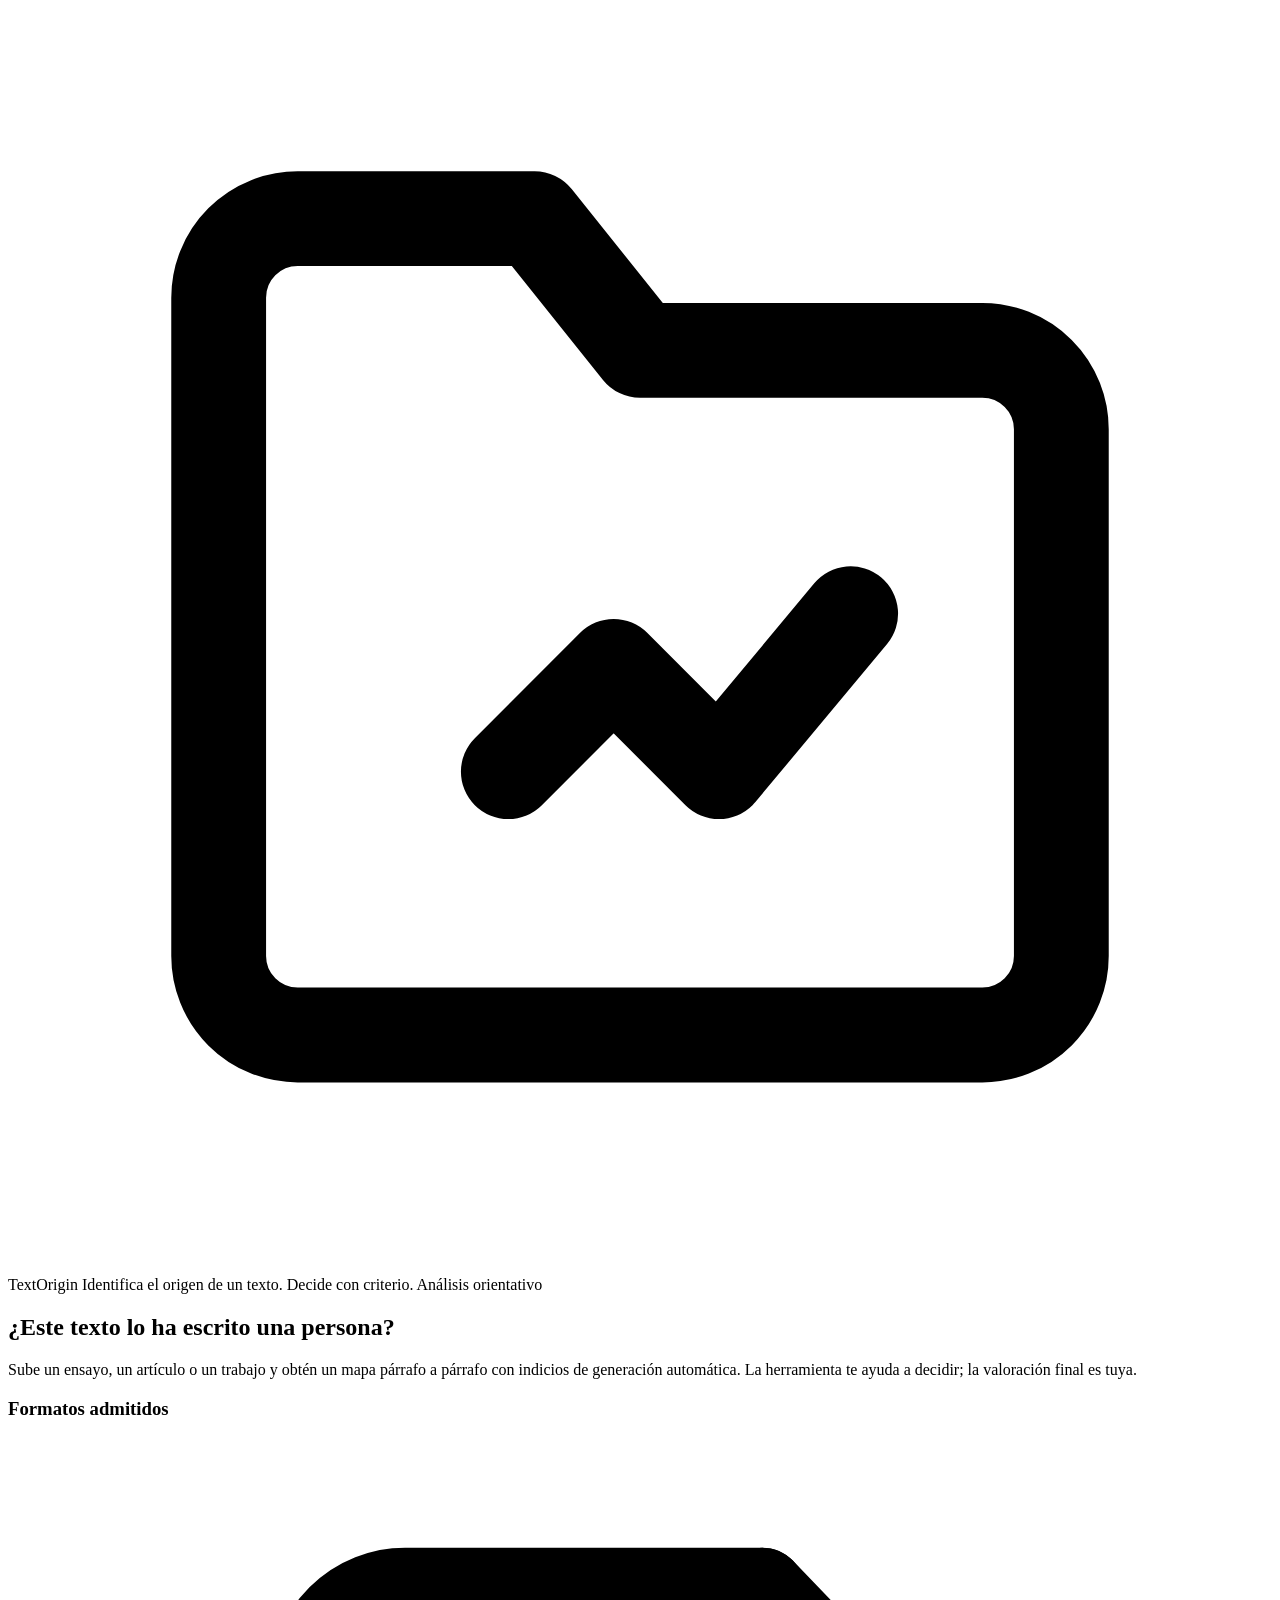
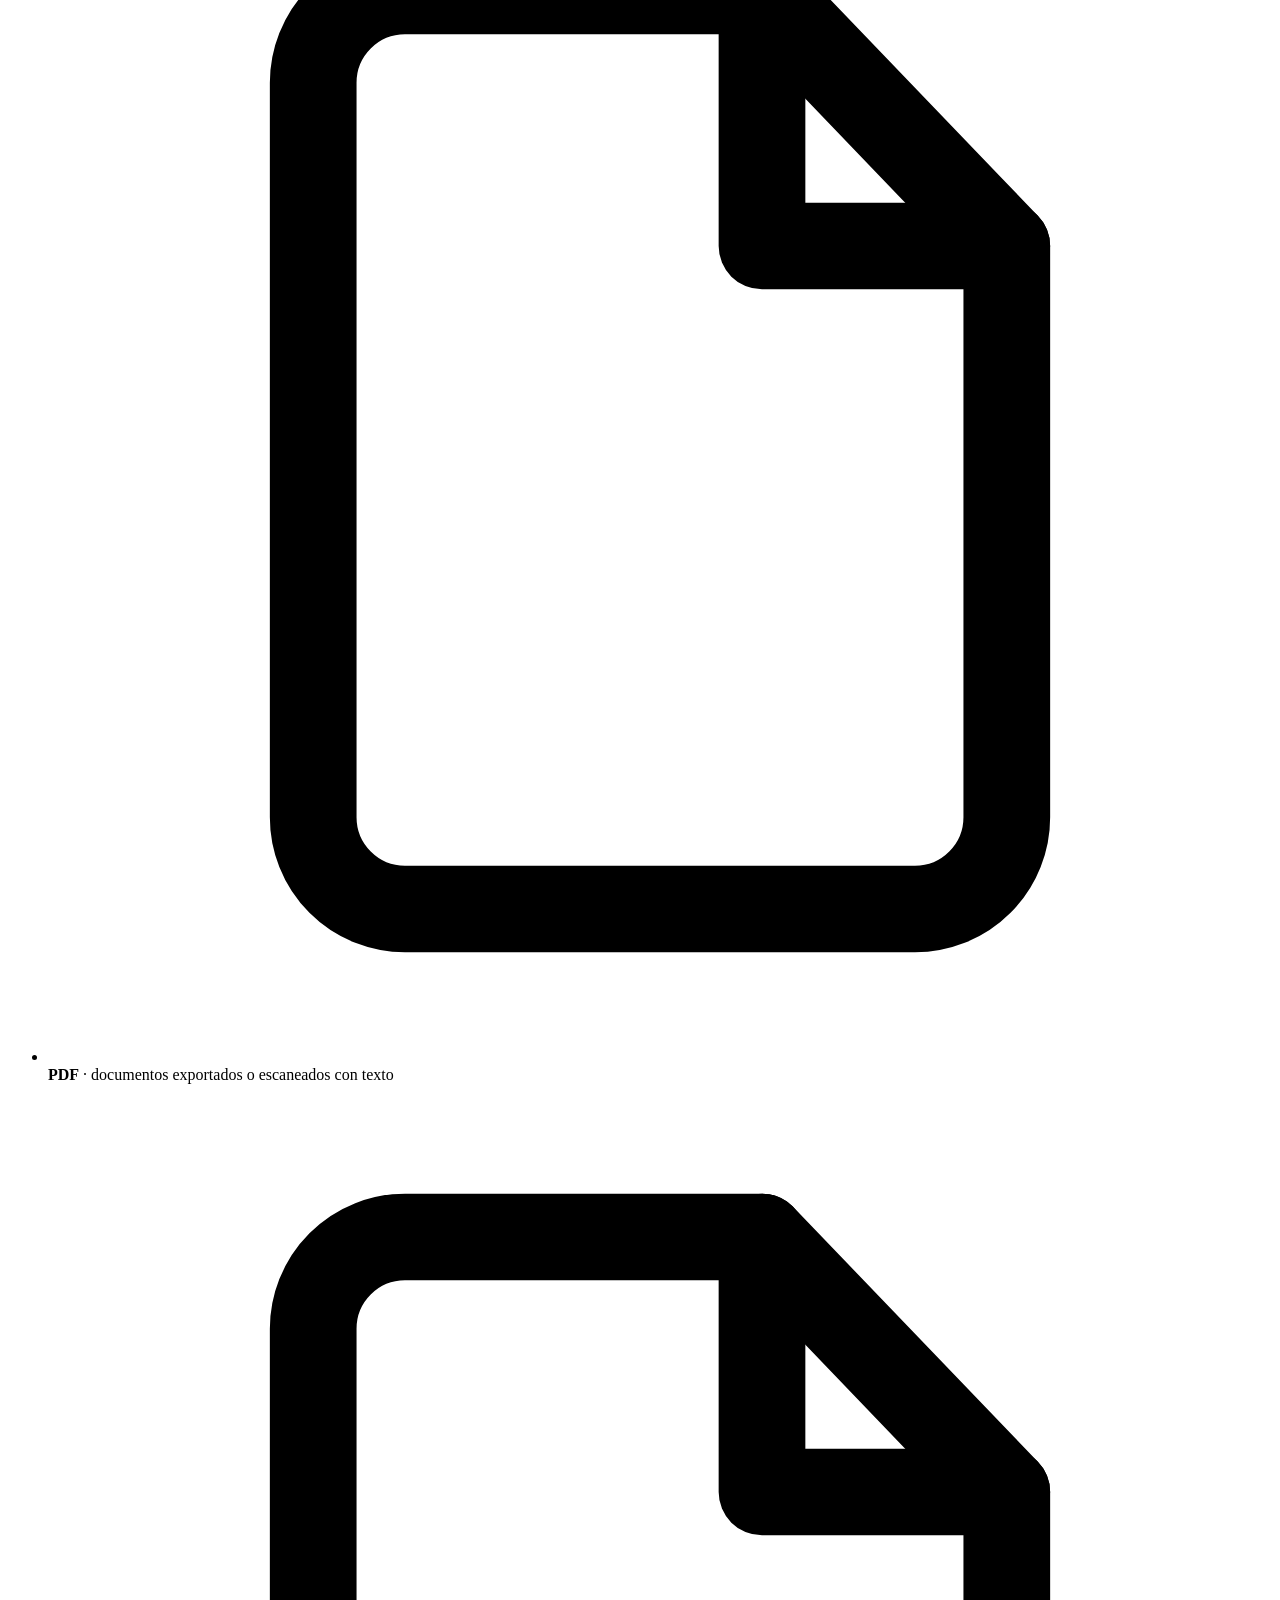
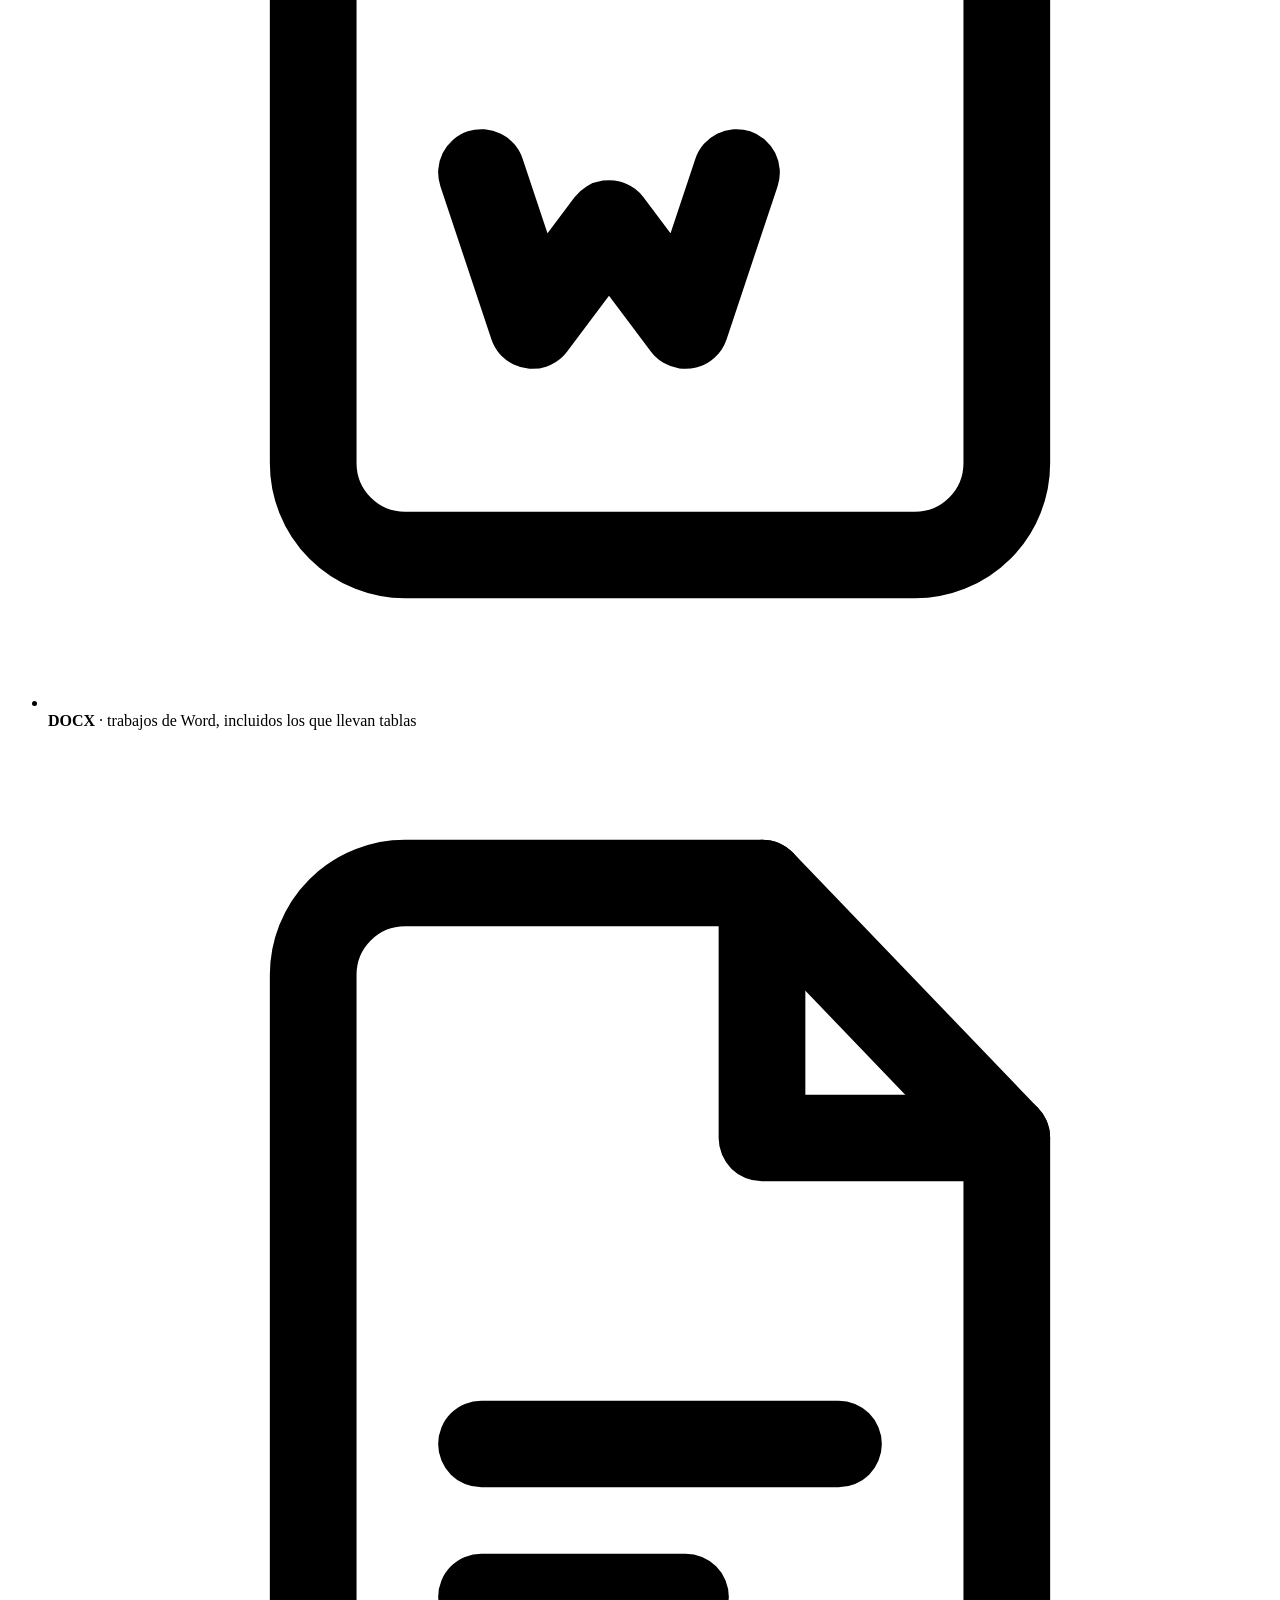
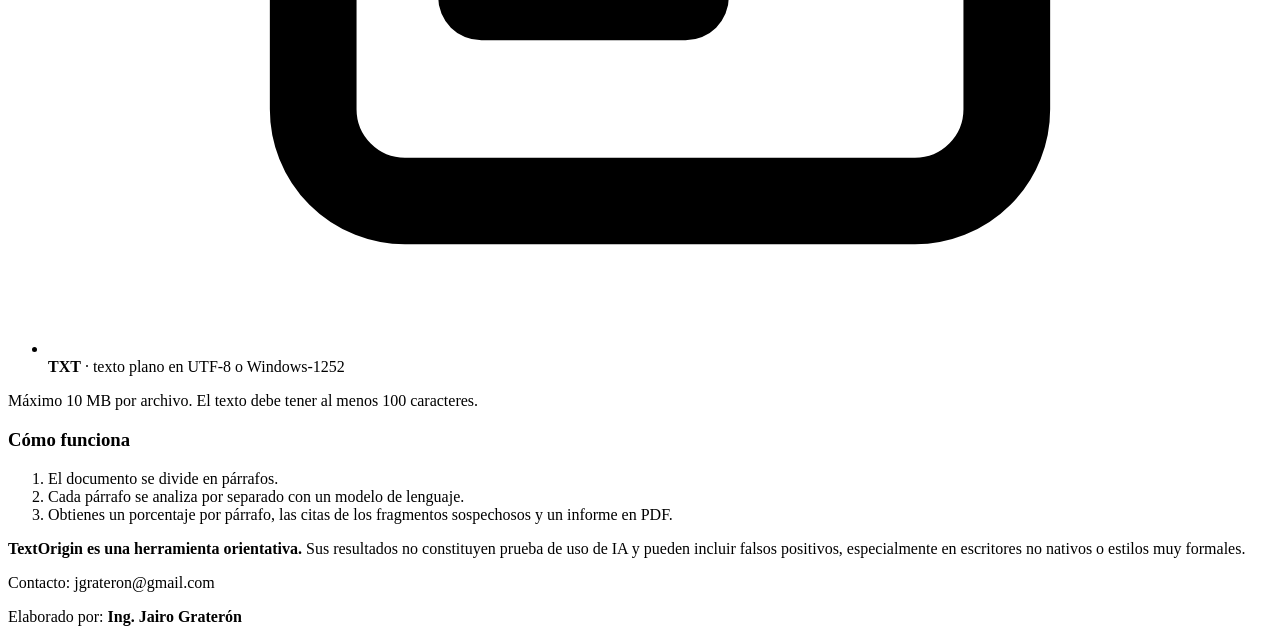
<file: src/main/resources/templates/index.html>
<!DOCTYPE html>
<html lang="es" xmlns:th="http://www.thymeleaf.org">
<head>
    <meta charset="UTF-8">
    <meta name="viewport" content="width=device-width, initial-scale=1">
    <title>TextOrigin · Identifica el origen de un texto</title>
    <meta name="description"
          content="Analiza si un texto fue generado por IA. Herramienta orientativa para profesorado.">
    <link rel="preconnect" href="https://fonts.googleapis.com">
    <link rel="preconnect" href="https://fonts.gstatic.com" crossorigin>
    <link rel="stylesheet"
          href="https://fonts.googleapis.com/css2?family=Inter:wght@400;500;600;700&family=Source+Serif+4:opsz,wght@8..60,400;8..60,600&display=swap">
    <link rel="stylesheet" th:href="@{/css/textorigin.css}">
    <script th:src="@{/webjars/htmx.org/1.9.12/dist/htmx.min.js}" defer></script>
    <script th:src="@{/js/dragdrop.js}" defer></script>
    <script th:src="@{/js/analysis-state.js}" defer></script>
    <script th:src="@{/js/captcha.js}" defer></script>
    <!--
        Verificación anti-bots: el script del widget solo se carga si hay claves configuradas.
        Es la única dependencia externa de la interfaz (HTMX se sirve desde el WebJar); el
        widget de Cloudflare no puede auto-hospedarse.
    -->
    <script th:src="'https://challenges.cloudflare.com/turnstile/v0/api.js'"
            th:if="${captchaEnabled}" defer></script>
</head>
<body>

<!-- ============================ Cabecera ============================ -->
<header class="site-header">
    <div class="container site-header__inner">
        <a class="brand" th:href="@{/}">
            <span class="brand__logo" aria-hidden="true">
                <svg viewBox="0 0 24 24" fill="none" stroke="currentColor" stroke-width="1.8"
                     stroke-linecap="round" stroke-linejoin="round">
                    <path d="M4 5.5A1.5 1.5 0 015.5 4H10l2 2.5h6.5A1.5 1.5 0 0120 8v10a1.5 1.5 0 01-1.5 1.5h-13A1.5 1.5 0 014 18z"/>
                    <path d="M9.5 14.5l2-2 2 2 2.5-3"/>
                </svg>
            </span>
            <span class="brand__text">
                <span class="brand__name">TextOrigin</span>
                <span class="brand__tagline">Identifica el origen de un texto. Decide con criterio.</span>
            </span>
        </a>
        <span class="pill pill--soft">Análisis orientativo</span>
    </div>
</header>

<main class="container">

    <!-- ============================ Presentación ============================ -->
    <section class="hero">
        <h1 class="hero__title">¿Este texto lo ha escrito una persona?</h1>
        <p class="hero__subtitle">
            Sube un ensayo, un artículo o un trabajo y obtén un mapa párrafo a párrafo con indicios de
            generación automática. La herramienta te ayuda a decidir; la valoración final es tuya.
        </p>
    </section>

    <!-- ============================ Formulario y panel lateral ============================ -->
    <div class="home-grid">
        <section th:replace="~{fragments/upload-form :: form}"></section>

        <aside class="home-side">
            <div th:replace="~{fragments/quota-indicator :: indicator}"></div>

            <section class="card info-card">
                <h3 class="card__title">Formatos admitidos</h3>
                <ul class="icon-list">
                    <li>
                        <svg class="icon icon--pdf" viewBox="0 0 24 24" fill="none" stroke="currentColor"
                             stroke-width="1.7" stroke-linecap="round" stroke-linejoin="round" aria-hidden="true">
                            <path d="M14 3H7a1.8 1.8 0 00-1.8 1.8v14.4A1.8 1.8 0 007 21h10a1.8 1.8 0 001.8-1.8V8z"/>
                            <path d="M14 3v5h4.8"/>
                        </svg>
                        <span><strong>PDF</strong> · documentos exportados o escaneados con texto</span>
                    </li>
                    <li>
                        <svg class="icon icon--docx" viewBox="0 0 24 24" fill="none" stroke="currentColor"
                             stroke-width="1.7" stroke-linecap="round" stroke-linejoin="round" aria-hidden="true">
                            <path d="M14 3H7a1.8 1.8 0 00-1.8 1.8v14.4A1.8 1.8 0 007 21h10a1.8 1.8 0 001.8-1.8V8z"/>
                            <path d="M14 3v5h4.8"/>
                            <path d="M8.5 13.5l1 3 1.5-2 1.5 2 1-3"/>
                        </svg>
                        <span><strong>DOCX</strong> · trabajos de Word, incluidos los que llevan tablas</span>
                    </li>
                    <li>
                        <svg class="icon icon--txt" viewBox="0 0 24 24" fill="none" stroke="currentColor"
                             stroke-width="1.7" stroke-linecap="round" stroke-linejoin="round" aria-hidden="true">
                            <path d="M14 3H7a1.8 1.8 0 00-1.8 1.8v14.4A1.8 1.8 0 007 21h10a1.8 1.8 0 001.8-1.8V8z"/>
                            <path d="M14 3v5h4.8"/>
                            <path d="M8.5 14h7M8.5 17h4"/>
                        </svg>
                        <span><strong>TXT</strong> · texto plano en UTF-8 o Windows-1252</span>
                    </li>
                </ul>
                <p class="muted small">
                    Máximo 10 MB por archivo. El texto debe tener al menos 100 caracteres.
                </p>

                <h3 class="card__title card__title--spaced">Cómo funciona</h3>
                <ol class="steps">
                    <li>El documento se divide en párrafos.</li>
                    <li>Cada párrafo se analiza por separado con un modelo de lenguaje.</li>
                    <li>Obtienes un porcentaje por párrafo, las citas de los fragmentos sospechosos y un informe en PDF.</li>
                </ol>
            </section>
        </aside>
    </div>

    <!-- ============================ Resultados (HTMX) ============================ -->
    <div id="analysis-slot" class="analysis-slot" aria-live="polite"></div>

</main>

<!-- ============================ Pie ============================ -->
<footer class="site-footer">
    <div class="container site-footer__inner">
        <p class="site-footer__notice">
            <strong>TextOrigin es una herramienta orientativa.</strong>
            Sus resultados no constituyen prueba de uso de IA y pueden incluir falsos positivos,
            especialmente en escritores no nativos o estilos muy formales.
        </p>
        <p class="muted small">
            Contacto: <a th:href="@{'mailto:' + ${contactEmail}}" th:text="${contactEmail}">jgrateron@gmail.com</a>
        </p>
        <p class="site-footer__credits">
            Elaborado por: <strong>Ing. Jairo Graterón</strong>
        </p>
    </div>
</footer>

</body>
</html>
</file>
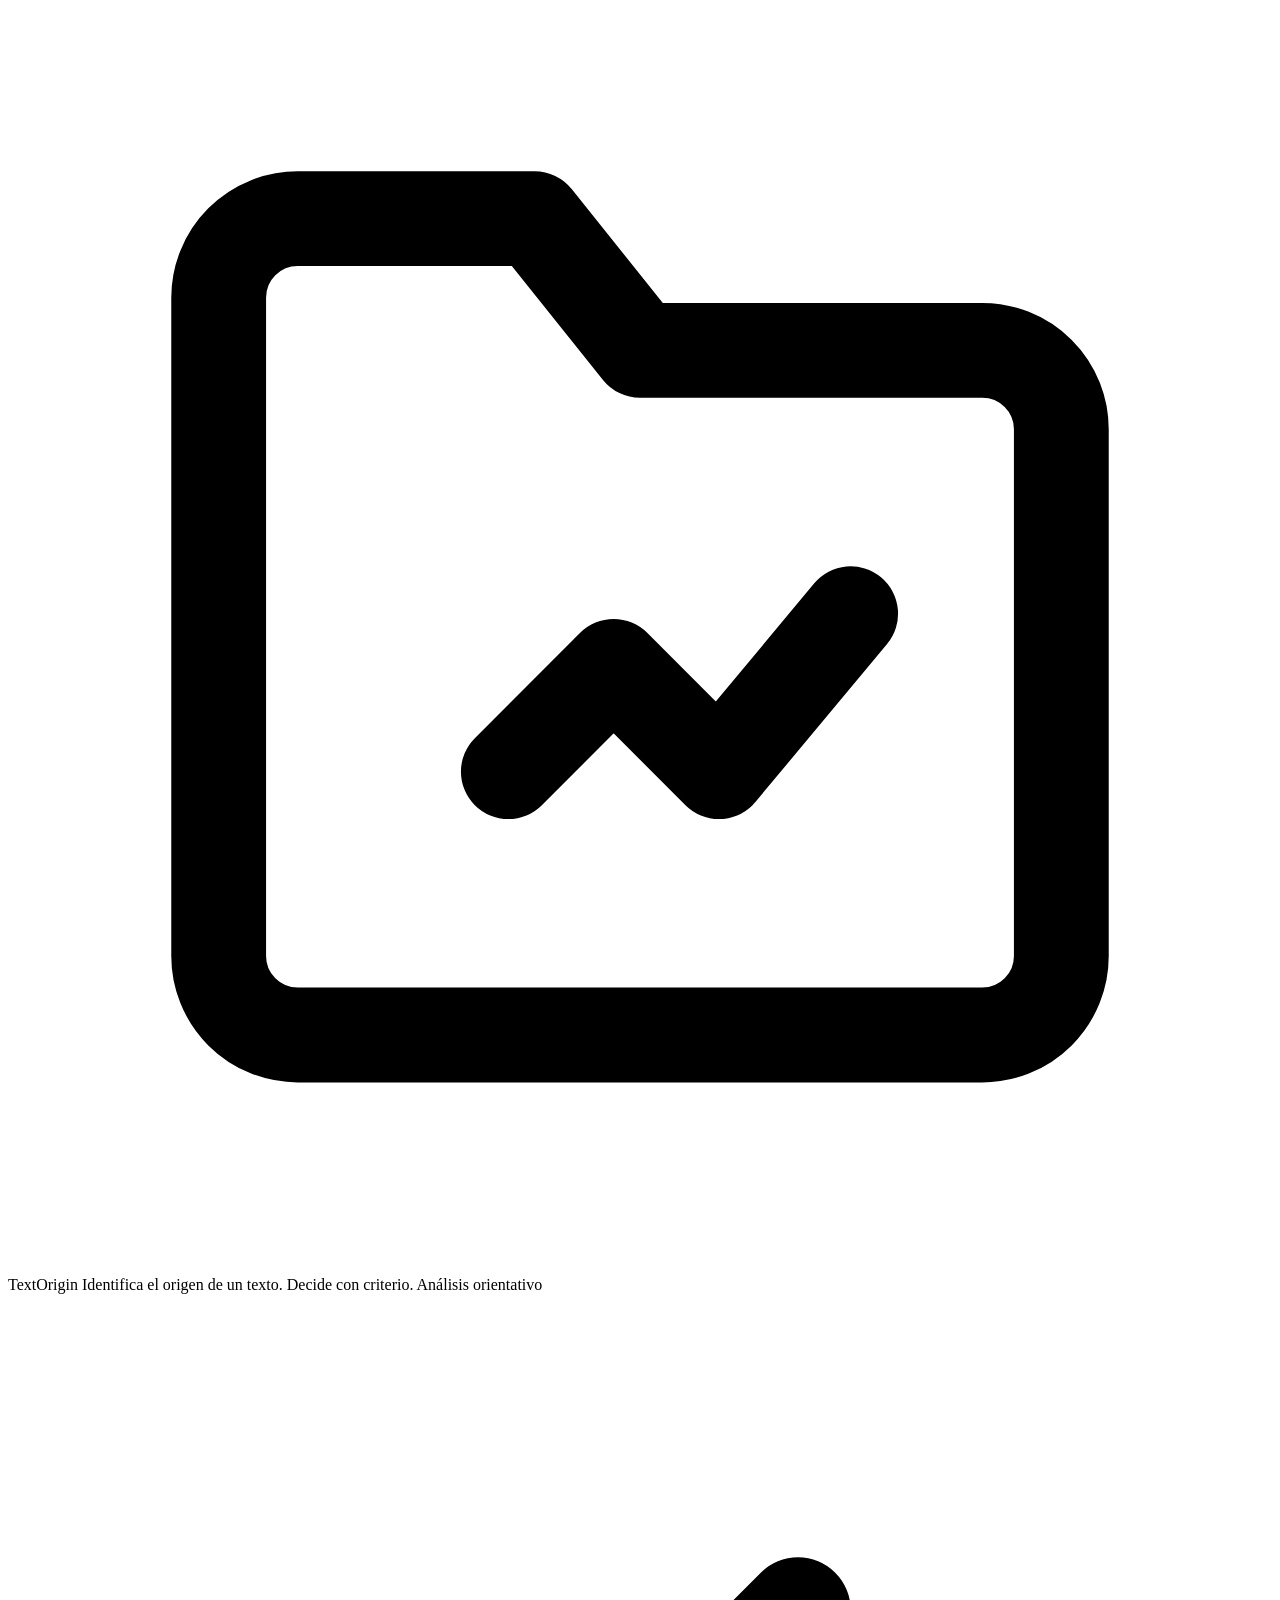
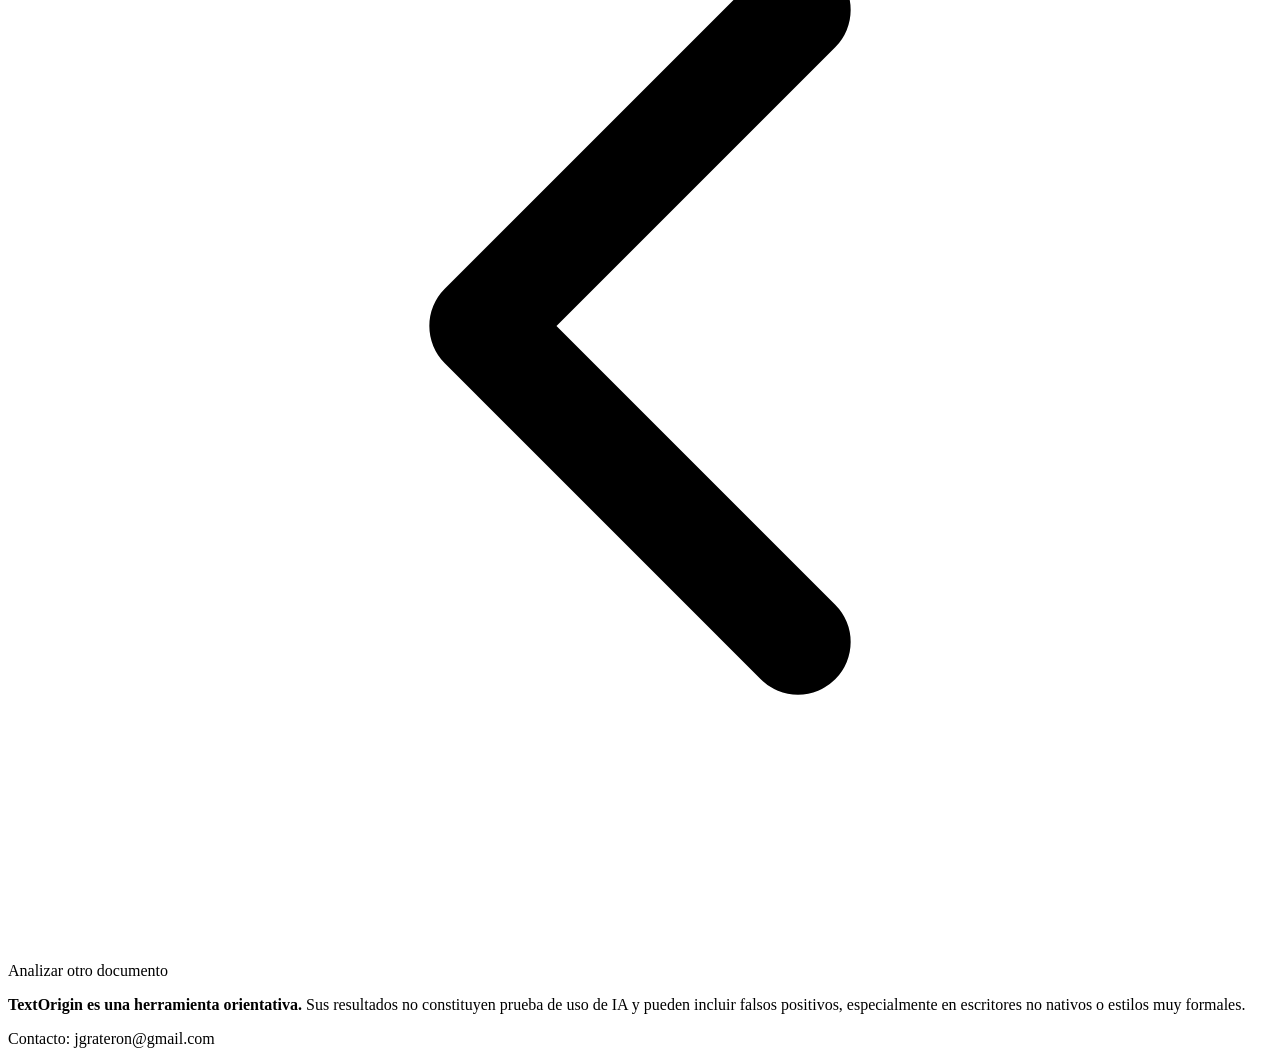
<file: src/main/resources/templates/analysis.html>
<!DOCTYPE html>
<html lang="es" xmlns:th="http://www.thymeleaf.org">
<head>
    <meta charset="UTF-8">
    <meta name="viewport" content="width=device-width, initial-scale=1">
    <title th:text="'Resultados · ' + ${analysis.documentName} + ' · TextOrigin'">Resultados · TextOrigin</title>
    <meta name="robots" content="noindex">
    <link rel="preconnect" href="https://fonts.googleapis.com">
    <link rel="preconnect" href="https://fonts.gstatic.com" crossorigin>
    <link rel="stylesheet"
          href="https://fonts.googleapis.com/css2?family=Inter:wght@400;500;600;700&family=Source+Serif+4:opsz,wght@8..60,400;8..60,600&display=swap">
    <link rel="stylesheet" th:href="@{/css/textorigin.css}">
    <script th:src="@{/webjars/htmx.org/1.9.12/dist/htmx.min.js}" defer></script>
    <script th:src="@{/js/dragdrop.js}" defer></script>
</head>
<body>

<!-- ============================ Cabecera ============================ -->
<header class="site-header">
    <div class="container site-header__inner">
        <a class="brand" th:href="@{/}">
            <span class="brand__logo" aria-hidden="true">
                <svg viewBox="0 0 24 24" fill="none" stroke="currentColor" stroke-width="1.8"
                     stroke-linecap="round" stroke-linejoin="round">
                    <path d="M4 5.5A1.5 1.5 0 015.5 4H10l2 2.5h6.5A1.5 1.5 0 0120 8v10a1.5 1.5 0 01-1.5 1.5h-13A1.5 1.5 0 014 18z"/>
                    <path d="M9.5 14.5l2-2 2 2 2.5-3"/>
                </svg>
            </span>
            <span class="brand__text">
                <span class="brand__name">TextOrigin</span>
                <span class="brand__tagline">Identifica el origen de un texto. Decide con criterio.</span>
            </span>
        </a>
        <span class="pill pill--soft">Análisis orientativo</span>
    </div>
</header>

<main class="container">

    <nav class="breadcrumb" aria-label="Navegación">
        <a class="link-back" th:href="@{/}">
            <svg viewBox="0 0 24 24" fill="none" stroke="currentColor" stroke-width="2"
                 stroke-linecap="round" stroke-linejoin="round" aria-hidden="true">
                <path d="M15 18l-6-6 6-6"/>
            </svg>
            Analizar otro documento
        </a>
    </nav>

    <!-- ============================ Resultados ============================ -->
    <div th:replace="~{fragments/analysis-results :: results}"></div>

    <!-- Indicador de cuota, que se refresca solo al terminar cada análisis -->
    <section class="analysis-extra">
        <div th:replace="~{fragments/quota-indicator :: indicator}"></div>
    </section>

</main>

<!-- ============================ Pie ============================ -->
<footer class="site-footer">
    <div class="container site-footer__inner">
        <p class="site-footer__notice">
            <strong>TextOrigin es una herramienta orientativa.</strong>
            Sus resultados no constituyen prueba de uso de IA y pueden incluir falsos positivos,
            especialmente en escritores no nativos o estilos muy formales.
        </p>
        <p class="muted small">
            Contacto: <a th:href="@{'mailto:' + ${contactEmail}}" th:text="${contactEmail}">jgrateron@gmail.com</a>
        </p>
    </div>
</footer>

</body>
</html>
</file>
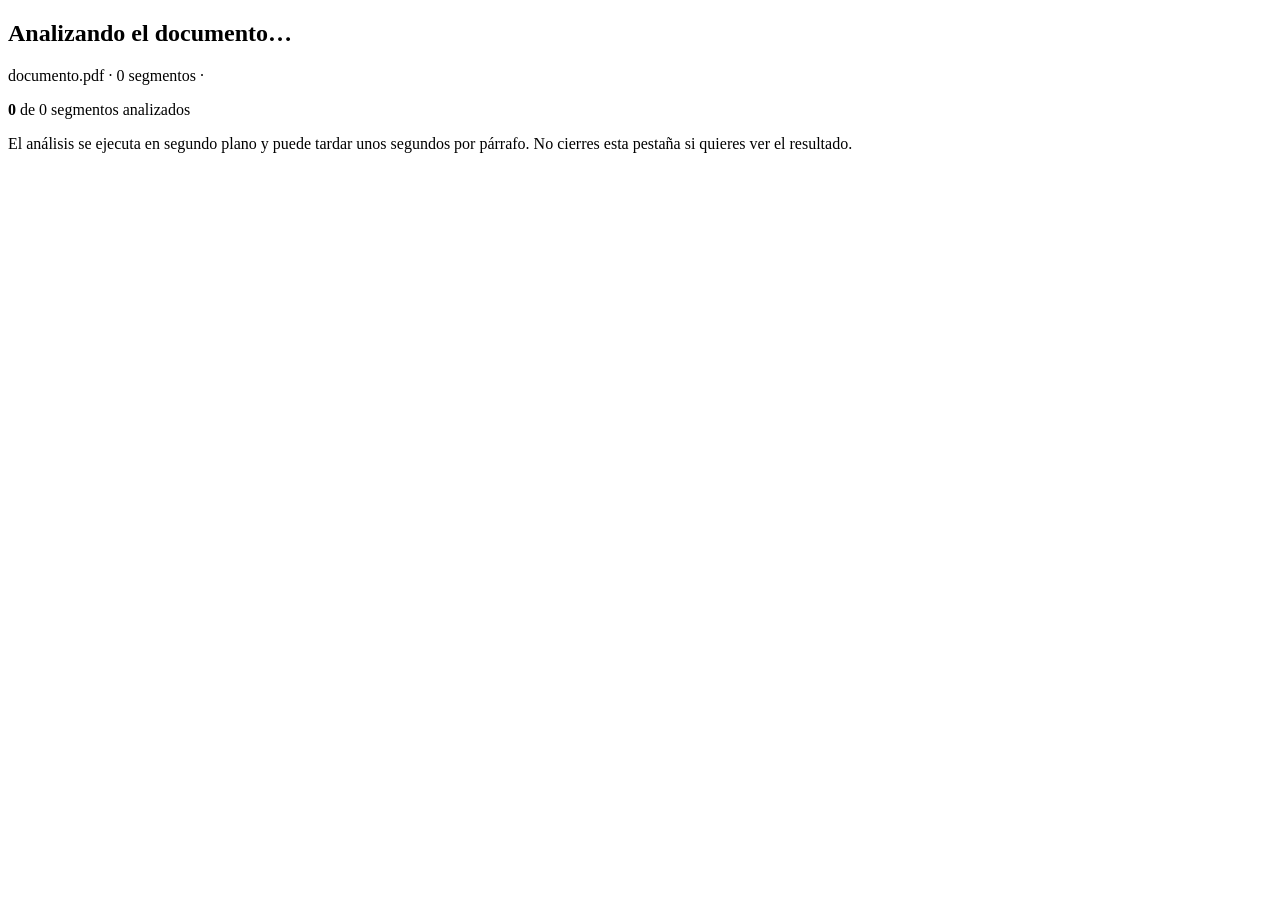
<file: src/main/resources/templates/fragments/analysis-progress.html>
<!DOCTYPE html>
<html lang="es" xmlns:th="http://www.thymeleaf.org">
<body>

<!--
    Indicador de progreso. Se consulta a sí mismo por HTMX cada 1,5 s y se sustituye por el
    fragmento de resultados en cuanto el análisis termina (el sondeo se detiene solo, porque
    el elemento que lo lanzaba desaparece del DOM).

    El trigger NO lleva «load»: htmx lo vuelve a disparar cada vez que inserta el fragmento en
    el DOM, así que en un fragmento que se sustituye a sí mismo provocaría un bucle de
    peticiones (y reiniciaría la animación del spinner en cada respuesta). Con «every» a secas
    el sondeo es el previsto: cada 1,5 s.
-->
<section th:fragment="progress" class="card progress-panel"
         th:attr="hx-get=@{/analysis/{id}/status(id=${analysis.id})}"
         hx-trigger="every 1500ms"
         hx-swap="outerHTML">

    <div class="progress-panel__head">
        <!-- hx-preserve mantiene este nodo entre sondeos, para que el giro no se reinicie -->
        <span id="progress-spinner" class="spinner spinner--lg" hx-preserve="true"
              aria-hidden="true"></span>
        <div>
            <h2 class="progress-panel__title">Analizando el documento…</h2>
            <p class="muted small">
                <span th:text="${analysis.documentName}">documento.pdf</span>
                ·
                <span th:text="${analysis.totalCount} + ' segmentos'">0 segmentos</span>
                ·
                <span th:text="${analysis.document != null} ? ${analysis.document.wordCount} + ' palabras' : ''"></span>
            </p>
        </div>
    </div>

    <div class="progress-bar" role="progressbar"
         th:attr="aria-valuenow=${analysis.progressPercent},aria-valuemin=0,aria-valuemax=100">
        <div class="progress-bar__fill" th:style="'width:' + ${analysis.progressPercent} + '%'"></div>
    </div>

    <p class="progress-panel__count">
        <strong th:text="${analysis.processedCount}">0</strong>
        de
        <span th:text="${analysis.totalCount}">0</span>
        segmentos analizados
    </p>

    <p class="muted small">
        El análisis se ejecuta en segundo plano y puede tardar unos segundos por párrafo.
        No cierres esta pestaña si quieres ver el resultado.
    </p>
</section>

</body>
</html>
</file>
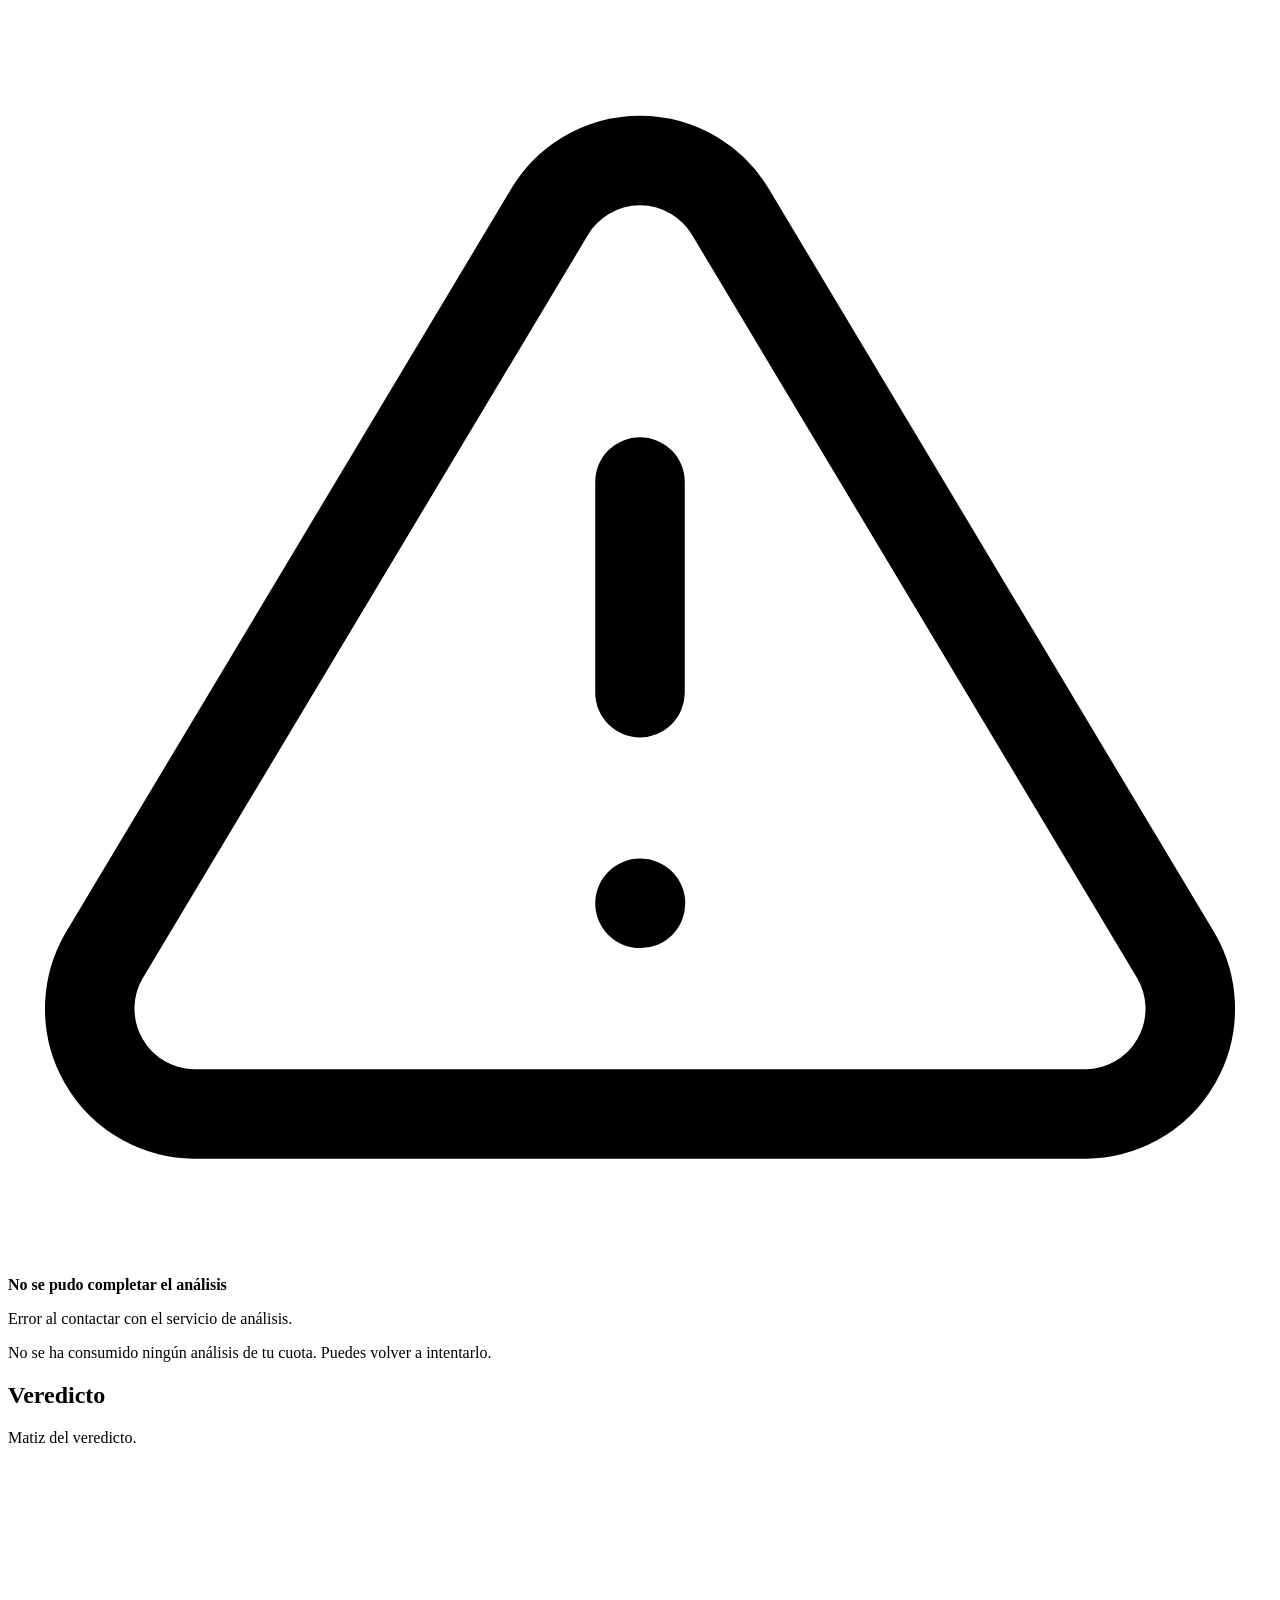
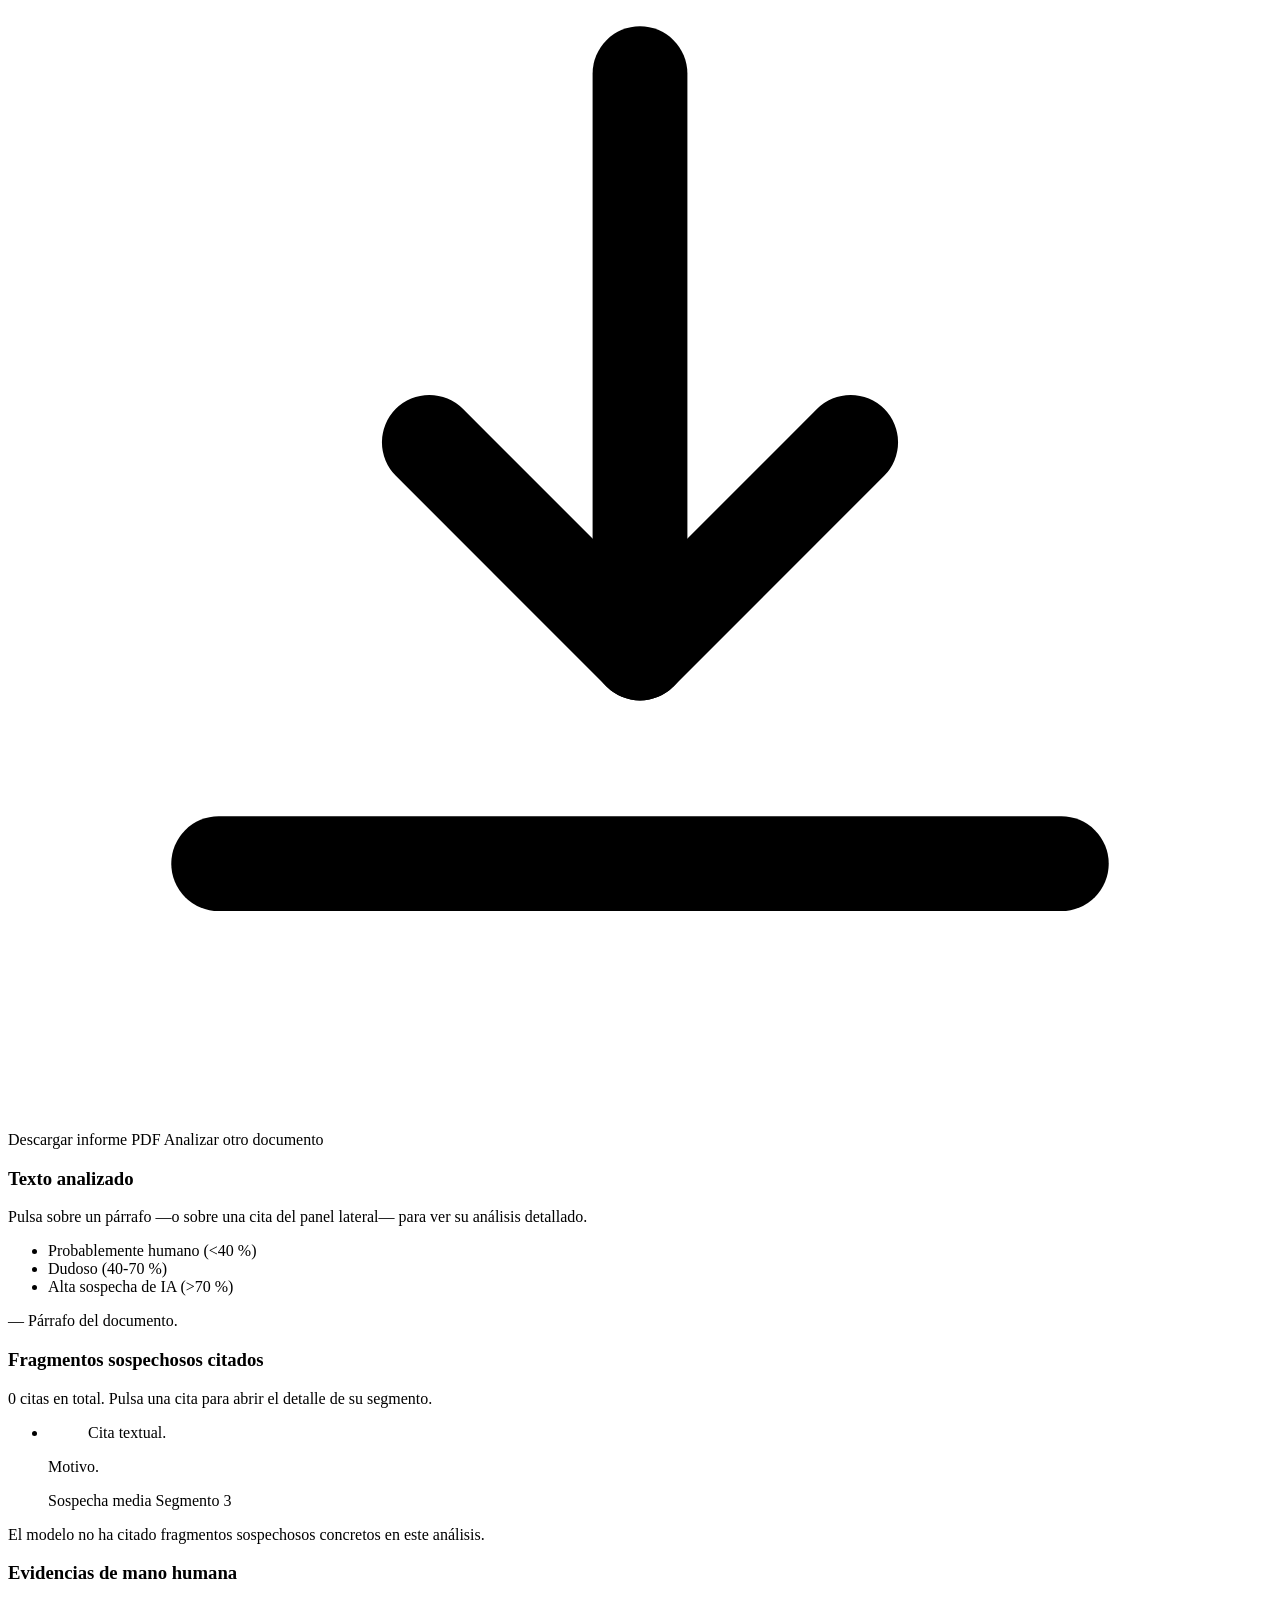
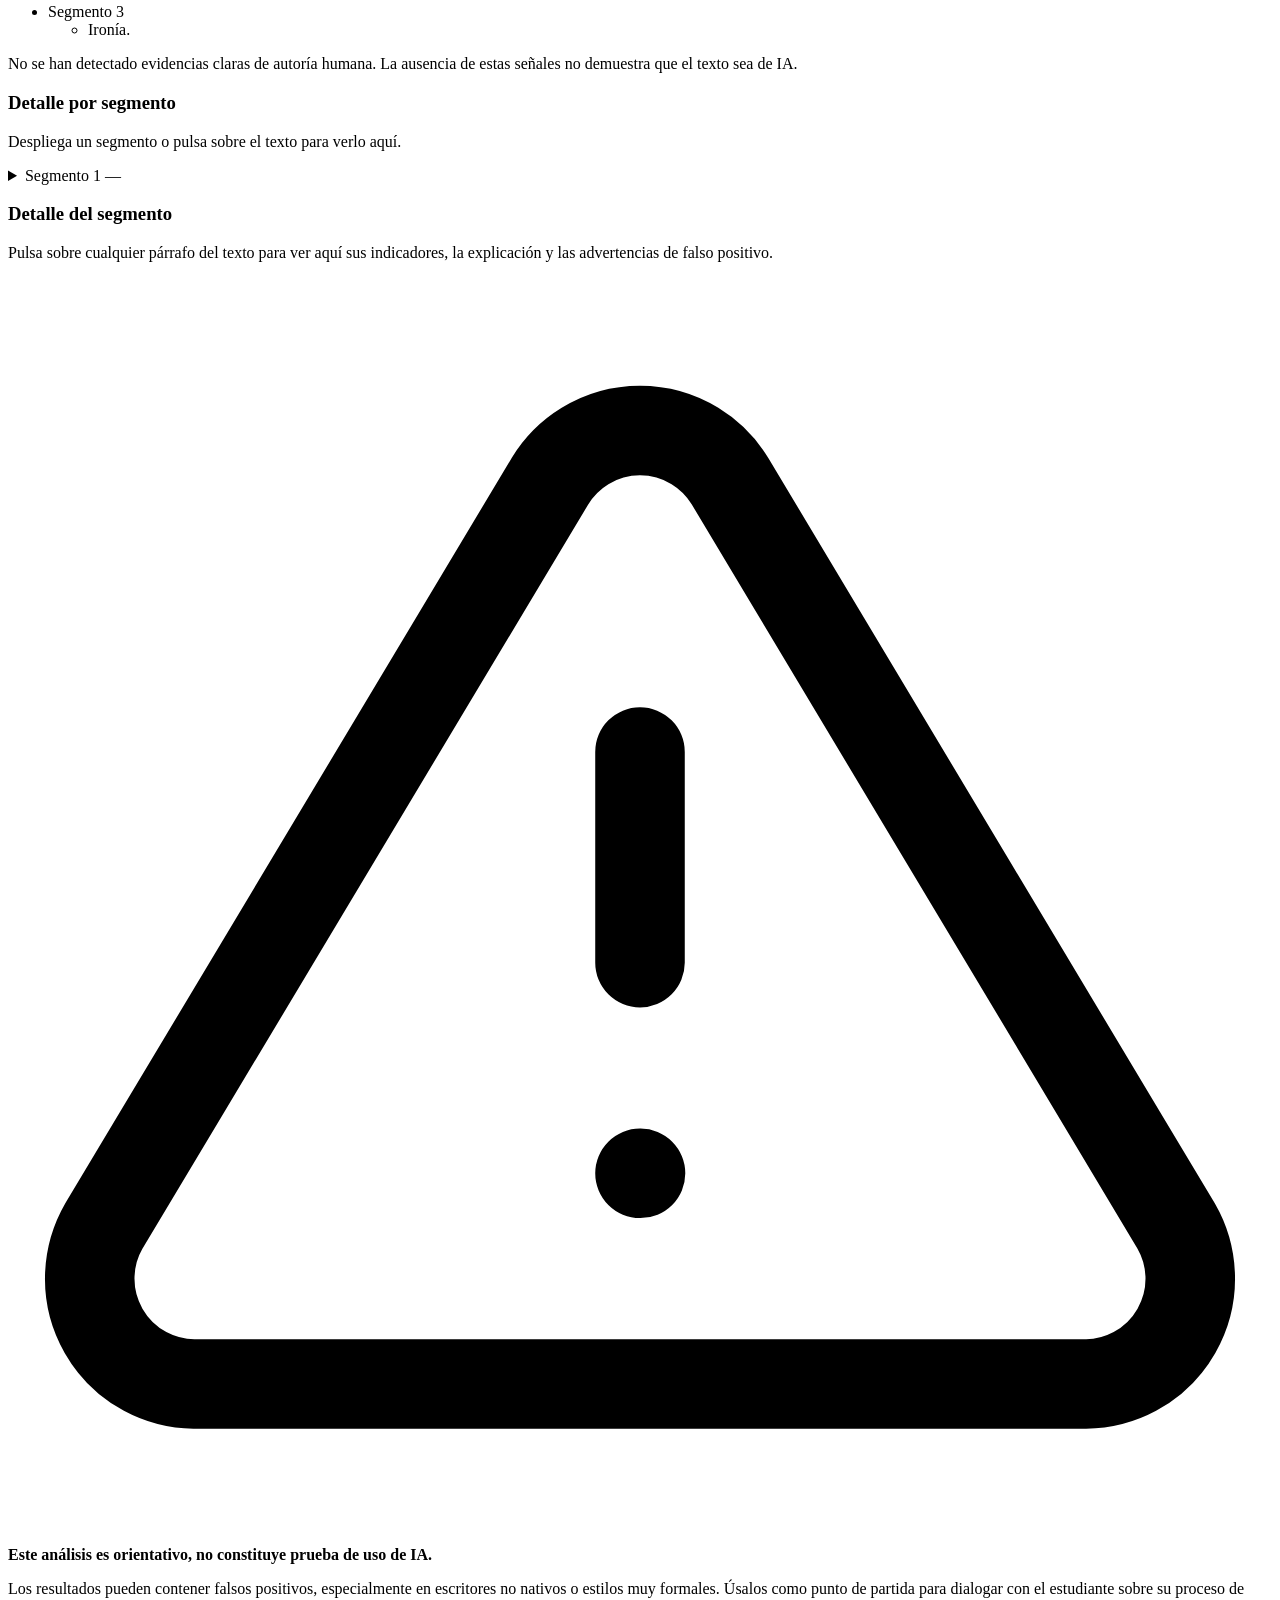
<file: src/main/resources/templates/fragments/analysis-results.html>
<!DOCTYPE html>
<html lang="es" xmlns:th="http://www.thymeleaf.org">
<body>

<!--
    Resultados completos del análisis. Se renderiza de tres formas:
      · como bloque principal de la página /analysis/{id}
      · como respuesta HTMX del sondeo de estado, cuando el análisis termina
        (con withQuota=true añade el indicador de cuota con hx-swap-oob)
-->
<section th:fragment="results" class="results">

    <!--
        Al terminar el análisis, este elemento invisible pide el indicador de cuota actualizado
        y lo sustituye en la página (el contador solo se descuenta si el análisis tuvo éxito).
    -->
    <div th:if="${analysis.completed}" hidden
         th:attr="hx-get=@{/quota}"
         hx-trigger="load"
         hx-target="#quota-indicator"
         hx-swap="outerHTML"></div>

    <!-- ==================== Análisis fallido ==================== -->
    <div class="alert alert--danger" th:if="${analysis.failed}" role="alert">
        <svg class="icon" viewBox="0 0 24 24" fill="none" stroke="currentColor" stroke-width="1.7"
             stroke-linecap="round" stroke-linejoin="round" aria-hidden="true">
            <path d="M10.29 3.86L1.82 18a2 2 0 001.71 3h16.94a2 2 0 001.71-3L13.71 3.86a2 2 0 00-3.42 0z"/>
            <path d="M12 9v4M12 17h.01"/>
        </svg>
        <div>
            <strong>No se pudo completar el análisis</strong>
            <p th:text="${analysis.errorMessage}">Error al contactar con el servicio de análisis.</p>
            <p class="small muted">
                No se ha consumido ningún análisis de tu cuota. Puedes volver a intentarlo.
            </p>
        </div>
    </div>

    <!-- ==================== Contenido dirigido al modelo ==================== -->
    <div th:replace="~{fragments/document-warnings :: warnings}"></div>

    <!-- ==================== Veredicto global ==================== -->
    <div class="results__banner" th:if="${analysis.completed}" th:classappend="${analysis.globalCssClass}">
        <div class="results__banner-text">
            <h2 class="results__banner-title" th:text="${analysis.verdict}">Veredicto</h2>
            <p class="results__banner-hint" th:text="${analysis.verdictHint}">Matiz del veredicto.</p>
        </div>
        <div class="results__banner-actions">
            <a class="btn btn--primary" th:href="@{/report/{id}(id=${analysis.id})}">
                <svg viewBox="0 0 24 24" fill="none" stroke="currentColor" stroke-width="1.8"
                     stroke-linecap="round" stroke-linejoin="round" aria-hidden="true">
                    <path d="M12 4v11"/>
                    <path d="M8 11l4 4 4-4"/>
                    <path d="M4 19h16"/>
                </svg>
                Descargar informe PDF
            </a>
            <a class="btn btn--ghost" th:href="@{/}">Analizar otro documento</a>
        </div>
    </div>

    <!-- ==================== Texto y resumen ==================== -->
    <div class="results__grid">

        <!-- Panel izquierdo: texto resaltado -->
        <section class="card text-panel">
            <header class="text-panel__head">
                <h3 class="card__title">Texto analizado</h3>
                <p class="muted small">
                    Pulsa sobre un párrafo —o sobre una cita del panel lateral— para ver su análisis detallado.
                </p>
                <ul class="legend">
                    <li><span class="legend__swatch legend__swatch--human"></span>Probablemente humano (&lt;40 %)</li>
                    <li><span class="legend__swatch legend__swatch--doubtful"></span>Dudoso (40-70 %)</li>
                    <li><span class="legend__swatch legend__swatch--ai"></span>Alta sospecha de IA (&gt;70 %)</li>
                </ul>
            </header>

            <div class="text-panel__body">
                <p class="segment" th:each="segment : ${analysis.segments}"
                   th:classappend="${segment.cssClass}"
                   th:attr="hx-get=@{/analysis/{id}/segment/{index}(id=${analysis.id}, index=${segment.index})}"
                   hx-target="#segment-detail"
                   hx-swap="innerHTML"
                   hx-indicator="#segment-detail">
                    <span class="segment__badge" th:text="${segment.scoreLabel}">—</span>
                    <span class="segment__text" th:text="${segment.text}">Párrafo del documento.</span>
                </p>
            </div>
        </section>

        <!-- Panel derecho: resumen y lista de segmentos -->
        <aside class="results__side">
            <div th:replace="~{fragments/score-summary :: summary}"></div>

            <!-- Citas agregadas del documento: pulsar una abre el detalle de su segmento -->
            <section class="card fragment-panel" th:if="${analysis.completed}">
                <h3 class="card__title">Fragmentos sospechosos citados</h3>

                <th:block th:if="${analysis.hasSuspiciousFragments()}">
                    <p class="muted small">
                        <span th:text="${analysis.suspiciousFragmentCount}">0</span> citas en total.
                        Pulsa una cita para abrir el detalle de su segmento.
                    </p>
                    <ul class="fragment-list fragment-list--scroll">
                        <li class="fragment fragment--clickable" tabindex="0"
                            th:each="fragment : ${analysis.allSuspiciousFragments}"
                            th:attr="hx-get=@{/analysis/{id}/segment/{index}(id=${analysis.id}, index=${fragment.segmentIndex})}"
                            hx-trigger="click, keyup[key=='Enter']"
                            hx-target="#segment-detail"
                            hx-swap="innerHTML"
                            hx-indicator="#segment-detail">
                            <blockquote class="fragment__quote" th:text="${fragment.text}">Cita textual.</blockquote>
                            <p class="fragment__reason" th:text="${fragment.reason}">Motivo.</p>
                            <p class="fragment__meta">
                                <span class="badge badge--sm" th:classappend="${fragment.levelCssClass}"
                                      th:text="${fragment.levelLabel}">Sospecha media</span>
                                <span class="fragment__segment" th:text="${fragment.segmentLabel}">Segmento 3</span>
                            </p>
                        </li>
                    </ul>
                </th:block>

                <p class="muted small" th:unless="${analysis.hasSuspiciousFragments()}">
                    El modelo no ha citado fragmentos sospechosos concretos en este análisis.
                </p>
            </section>

            <!-- Evidencias de posible mano humana señaladas por el modelo -->
            <section class="card fragment-panel" th:if="${analysis.completed}">
                <h3 class="card__title">Evidencias de mano humana</h3>

                <th:block th:if="${analysis.hasHumanEvidence()}">
                    <ul class="evidence-list">
                        <li th:each="segment : ${analysis.segments}" th:if="${segment.hasHumanEvidence()}">
                            <span class="evidence-list__segment" th:text="${segment.label}">Segmento 3</span>
                            <ul class="tag-list tag-list--human">
                                <li th:each="evidence : ${segment.humanEvidence}" th:text="${evidence}">Ironía.</li>
                            </ul>
                        </li>
                    </ul>
                </th:block>

                <p class="muted small" th:unless="${analysis.hasHumanEvidence()}">
                    No se han detectado evidencias claras de autoría humana. La ausencia de estas
                    señales no demuestra que el texto sea de IA.
                </p>
            </section>

            <section class="card segment-list">
                <h3 class="card__title">Detalle por segmento</h3>
                <p class="muted small">Despliega un segmento o pulsa sobre el texto para verlo aquí.</p>

                <details class="segment-item" th:each="segment : ${analysis.segments}">
                    <summary class="segment-item__summary">
                        <span class="segment-item__label" th:text="${segment.label}">Segmento 1</span>
                        <span class="badge badge--sm" th:classappend="${segment.cssClass}"
                              th:text="${segment.scoreLabel}">—</span>
                    </summary>
                    <div th:replace="~{fragments/segment-detail :: detail}"></div>
                </details>
            </section>

            <section class="card segment-detail-panel" id="segment-detail">
                <h3 class="card__title">Detalle del segmento</h3>
                <p class="muted small">
                    Pulsa sobre cualquier párrafo del texto para ver aquí sus indicadores,
                    la explicación y las advertencias de falso positivo.
                </p>
            </section>
        </aside>
    </div>

    <!-- ==================== Aviso metodológico ==================== -->
    <div class="notice" role="note">
        <svg class="icon" viewBox="0 0 24 24" fill="none" stroke="currentColor" stroke-width="1.7"
             stroke-linecap="round" stroke-linejoin="round" aria-hidden="true">
            <path d="M10.29 3.86L1.82 18a2 2 0 001.71 3h16.94a2 2 0 001.71-3L13.71 3.86a2 2 0 00-3.42 0z"/>
            <path d="M12 9v4M12 17h.01"/>
        </svg>
        <div>
            <strong>Este análisis es orientativo, no constituye prueba de uso de IA.</strong>
            <p>
                Los resultados pueden contener falsos positivos, especialmente en escritores no nativos
                o estilos muy formales. Úsalos como punto de partida para dialogar con el estudiante
                sobre su proceso de escritura.
            </p>
        </div>
    </div>
</section>

</body>
</html>
</file>
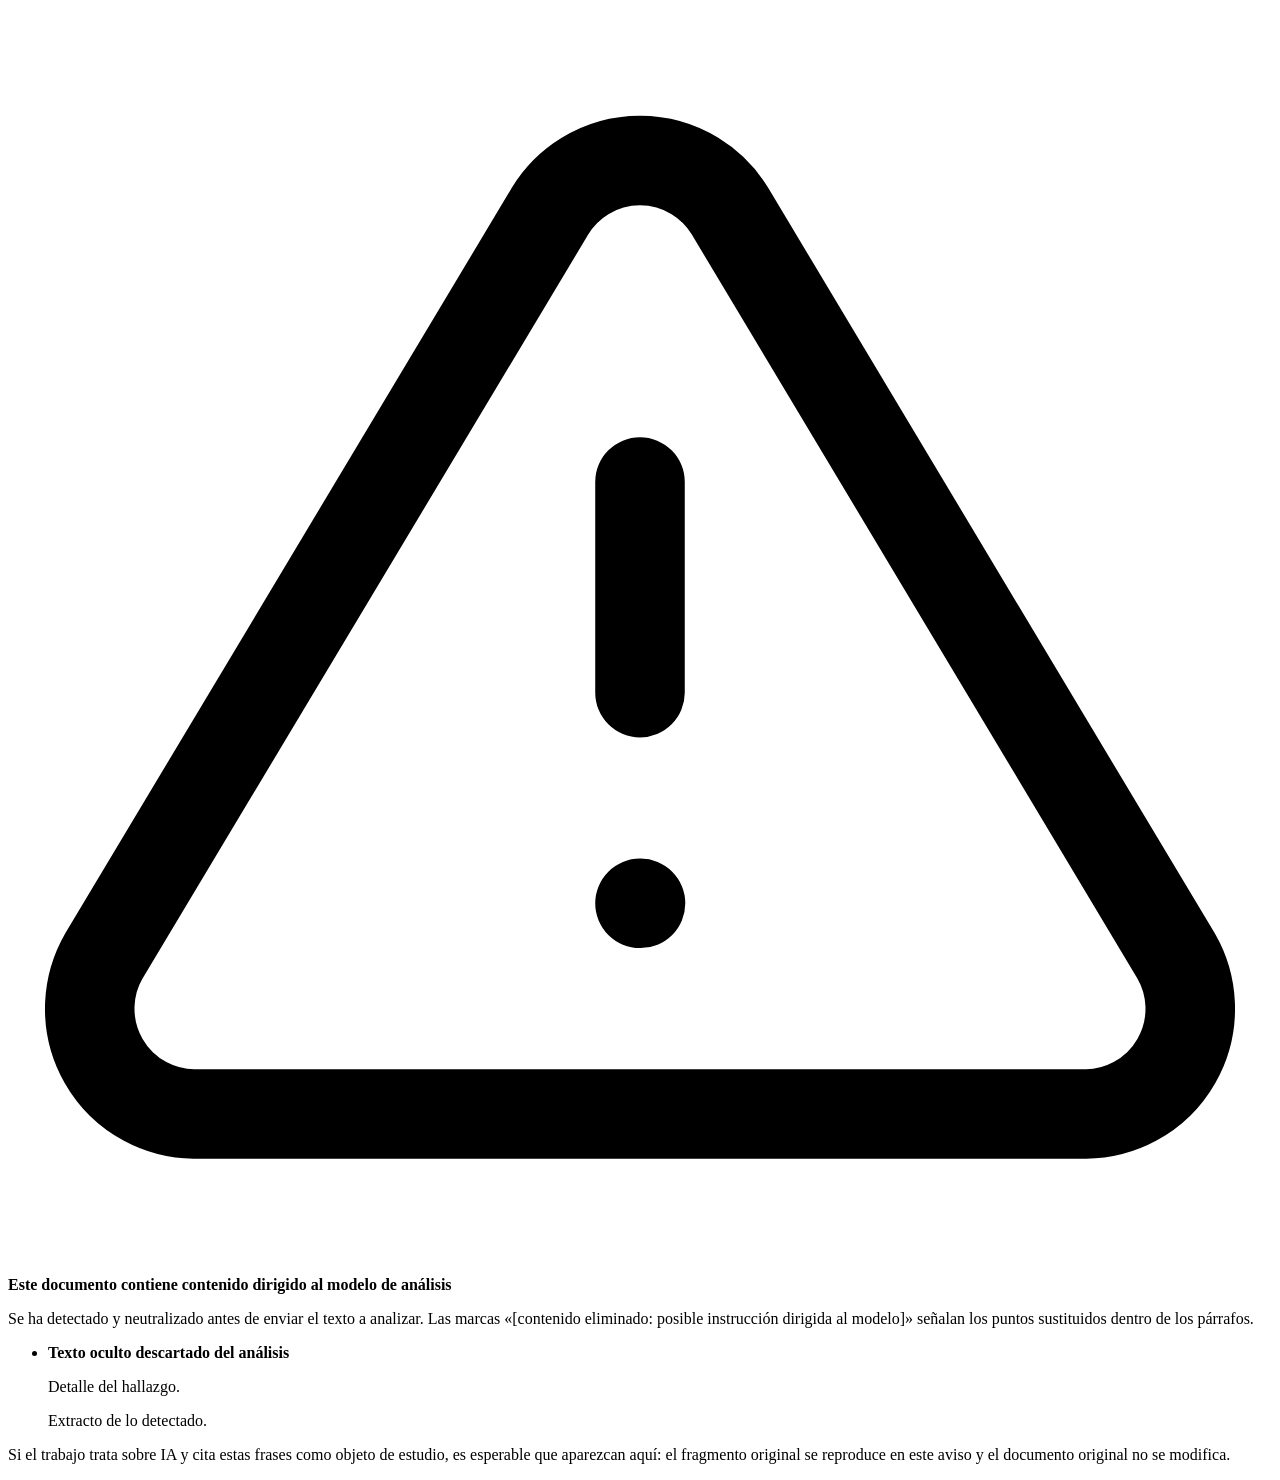
<file: src/main/resources/templates/fragments/document-warnings.html>
<!DOCTYPE html>
<html lang="es" xmlns:th="http://www.thymeleaf.org">
<body>

<!--
    Aviso de contenido dirigido al modelo. Se muestra cuando las defensas han descartado texto
    oculto, han eliminado caracteres invisibles o han neutralizado instrucciones dirigidas al
    analizador. Como el resto de fragmentos, no recibe parámetros: lee `analysis` del modelo.
-->
<div th:fragment="warnings" class="alert alert--warning" role="alert"
     th:if="${analysis.hasWarnings()}">
    <svg class="icon" viewBox="0 0 24 24" fill="none" stroke="currentColor" stroke-width="1.7"
         stroke-linecap="round" stroke-linejoin="round" aria-hidden="true">
        <path d="M10.29 3.86L1.82 18a2 2 0 001.71 3h16.94a2 2 0 001.71-3L13.71 3.86a2 2 0 00-3.42 0z"/>
        <path d="M12 9v4M12 17h.01"/>
    </svg>
    <div>
        <strong>Este documento contiene contenido dirigido al modelo de análisis</strong>
        <p class="small">
            Se ha detectado y neutralizado antes de enviar el texto a analizar. Las marcas
            «[contenido eliminado: posible instrucción dirigida al modelo]» señalan los puntos
            sustituidos dentro de los párrafos.
        </p>
        <ul class="warning-list">
            <li th:each="warning : ${analysis.warnings}">
                <strong th:text="${warning.title}">Texto oculto descartado del análisis</strong>
                <p class="small muted" th:if="${warning.hasDetail()}" th:text="${warning.detail}">
                    Detalle del hallazgo.
                </p>
                <p class="fragment__quote" th:each="excerpt : ${warning.excerpts}"
                   th:text="'«' + ${excerpt} + '»'">Extracto de lo detectado.</p>
            </li>
        </ul>
        <p class="small muted">
            Si el trabajo trata sobre IA y cita estas frases como objeto de estudio, es esperable
            que aparezcan aquí: el fragmento original se reproduce en este aviso y el documento
            original no se modifica.
        </p>
    </div>
</div>

</body>
</html>
</file>
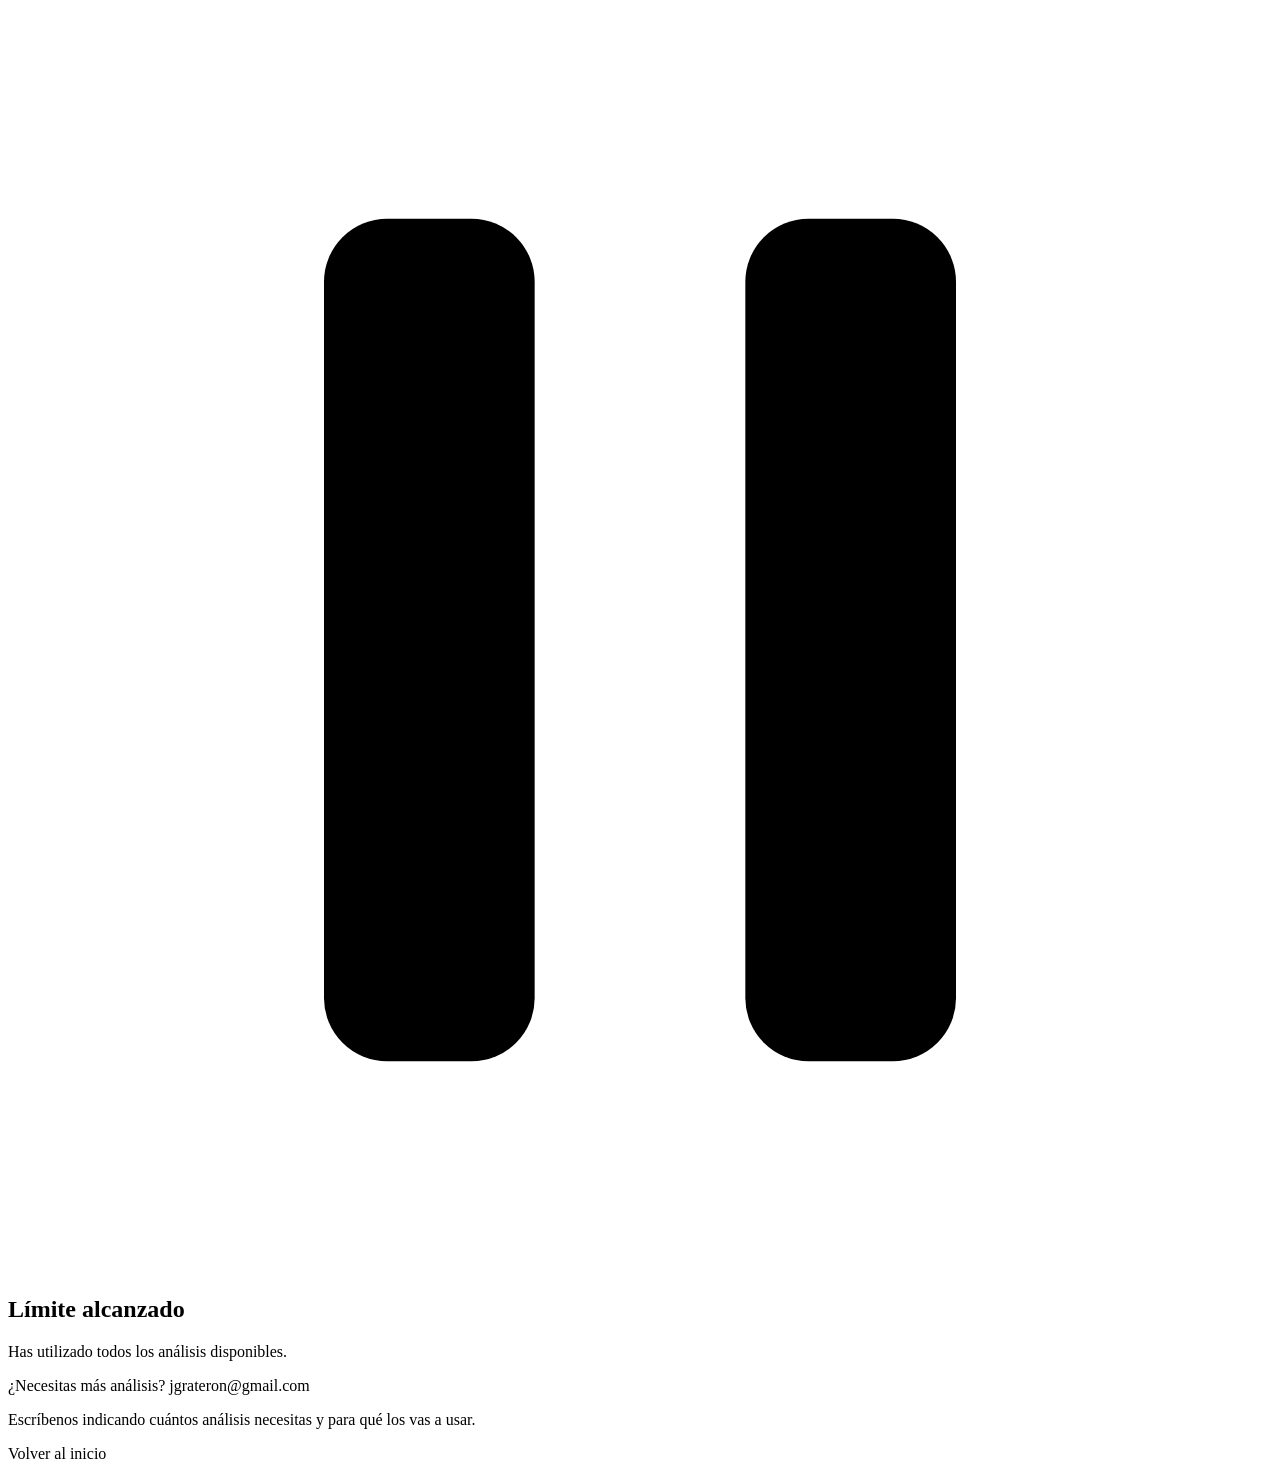
<file: src/main/resources/templates/fragments/quota-exceeded.html>
<!DOCTYPE html>
<html lang="es" xmlns:th="http://www.thymeleaf.org">
<body>

<!-- Bloque mostrado al agotar la cuota diaria de la conexión. -->
<section th:fragment="content" class="card quota-exceeded" role="alert">
    <span class="quota-exceeded__icon" aria-hidden="true">
        <svg viewBox="0 0 24 24" fill="currentColor">
            <rect x="6" y="4" width="4" height="16" rx="1.2"/>
            <rect x="14" y="4" width="4" height="16" rx="1.2"/>
        </svg>
    </span>

    <h2 class="quota-exceeded__title" th:text="${quotaException.title}">Límite alcanzado</h2>
    <p class="quota-exceeded__message" th:text="${quotaException.userMessage}">
        Has utilizado todos los análisis disponibles.
    </p>

    <p class="quota-exceeded__contact">
        ¿Necesitas más análisis?
        <a th:href="@{'mailto:' + ${contactEmail}}" th:text="${contactEmail}">jgrateron@gmail.com</a>
    </p>
    <p class="muted small">
        Escríbenos indicando cuántos análisis necesitas y para qué los vas a usar.
    </p>

    <a class="btn btn--ghost" th:href="@{/}">Volver al inicio</a>
</section>

</body>
</html>
</file>
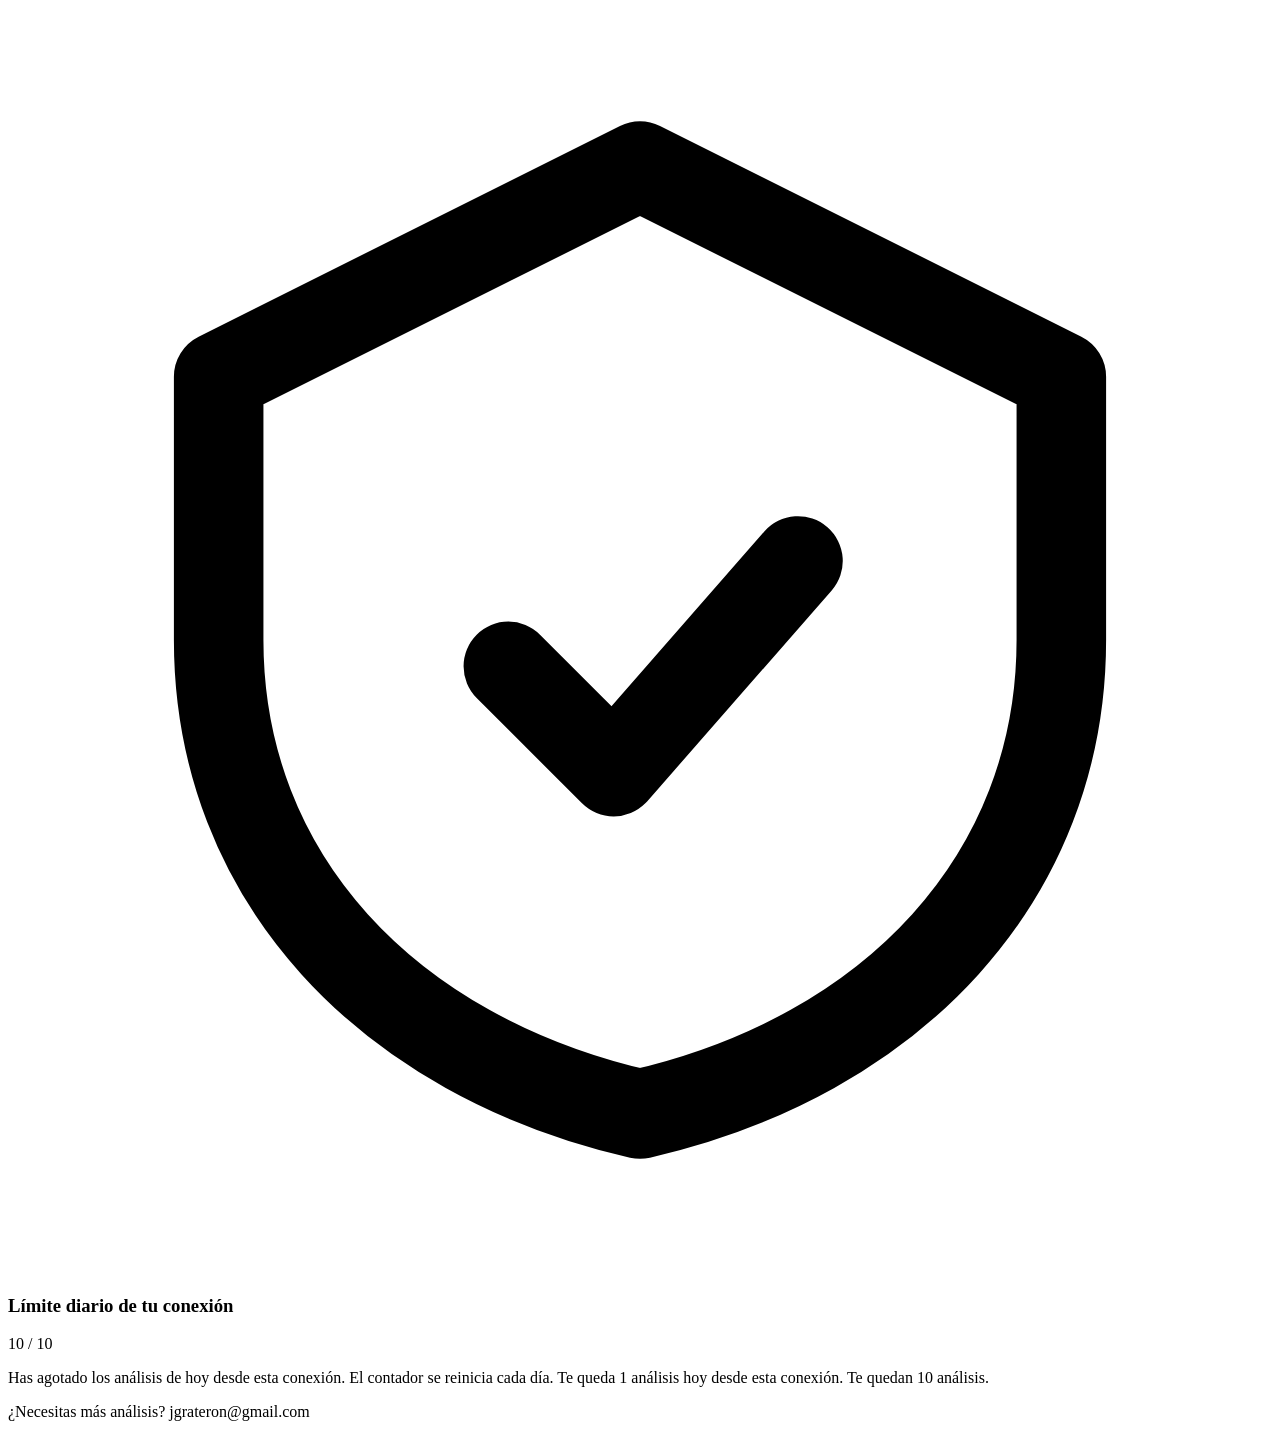
<file: src/main/resources/templates/fragments/quota-indicator.html>
<!DOCTYPE html>
<html lang="es" xmlns:th="http://www.thymeleaf.org">
<body>

<!--
    Indicador de análisis disponibles hoy desde la conexión del visitante. Se refresca solo:
    cuando un análisis termina, la propia página pide este fragmento a /quota y sustituye
    este bloque por el actualizado.
-->
<section th:fragment="indicator" id="quota-indicator" class="card quota-card">

    <div class="quota-card__head">
        <svg class="icon" viewBox="0 0 24 24" fill="none" stroke="currentColor" stroke-width="1.7"
             stroke-linecap="round" stroke-linejoin="round" aria-hidden="true">
            <path d="M12 3l8 4v5c0 4.5-3.2 7.9-8 9-4.8-1.1-8-4.5-8-9V7z"/>
            <path d="M9.5 12.5l2 2 3.5-4"/>
        </svg>
        <h3 class="quota-card__title">Límite diario de tu conexión</h3>
    </div>

    <p class="quota-card__value" th:classappend="${quota.ipRemaining == 0} ? 'quota-card__value--empty'">
        <span th:text="${quota.ipRemaining}">10</span>
        <span class="quota-card__value-total" th:text="'/ ' + ${quota.ipLimit}">/ 10</span>
    </p>

    <div class="quota-bar" role="progressbar" aria-label="Análisis diarios disponibles"
         th:attr="aria-valuenow=${quota.ipRemaining},aria-valuemin=0,aria-valuemax=${quota.ipLimit}">
        <div th:class="${quota.ipBarClass}" th:style="'width:' + ${quota.ipPercent} + '%'"></div>
    </div>

    <p class="quota-card__hint" th:switch="${quota.ipRemaining}">
        <span th:case="0">Has agotado los análisis de hoy desde esta conexión. El contador se reinicia cada día.</span>
        <span th:case="1">Te queda 1 análisis hoy desde esta conexión.</span>
        <span th:case="*" th:text="'Te quedan ' + ${quota.ipRemaining} + ' análisis hoy desde esta conexión.'">Te quedan 10 análisis.</span>
    </p>

    <p class="quota-card__contact muted small" th:if="${quota.exhausted}">
        ¿Necesitas más análisis?
        <a th:href="@{'mailto:' + ${contactEmail}}" th:text="${contactEmail}">jgrateron@gmail.com</a>
    </p>
</section>

</body>
</html>
</file>
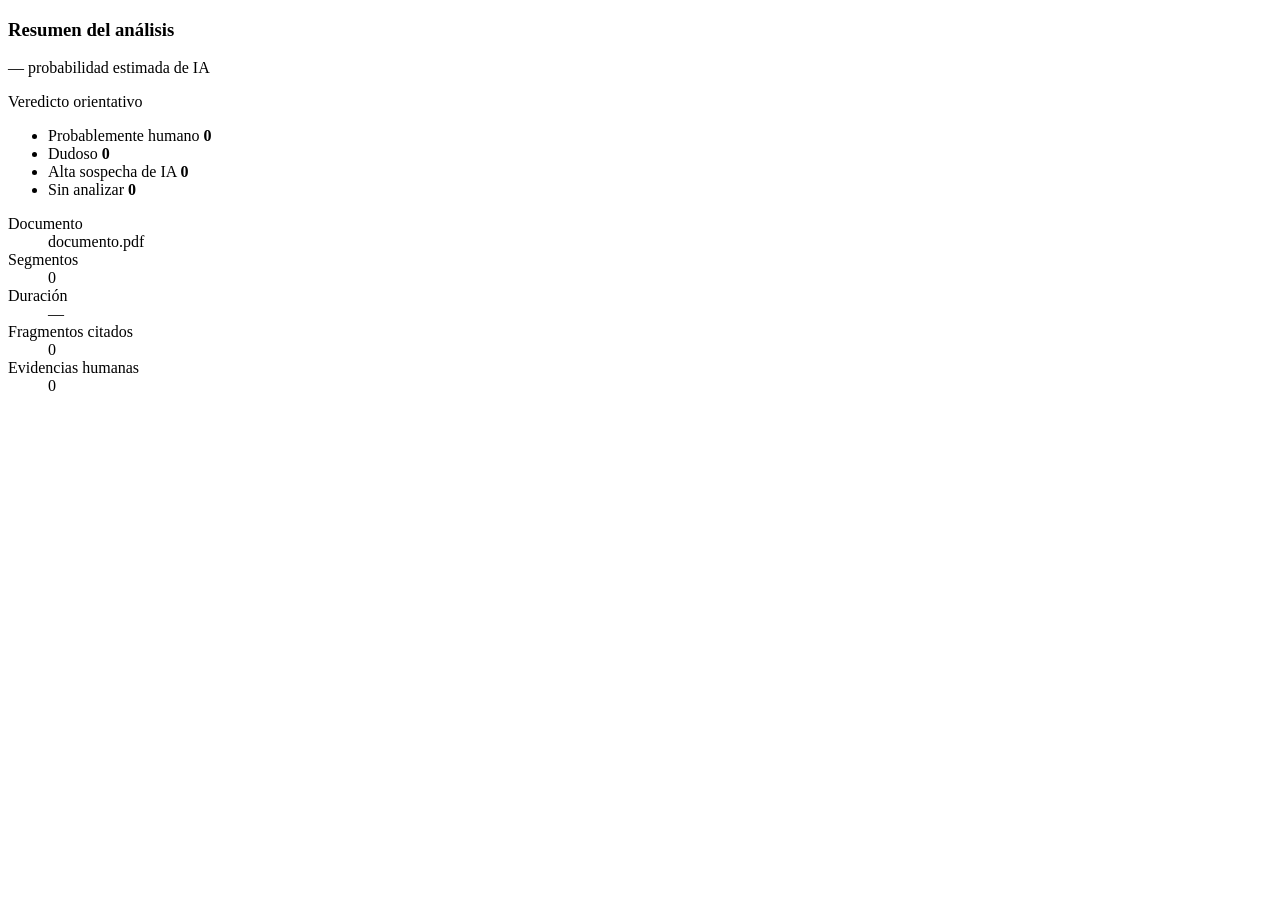
<file: src/main/resources/templates/fragments/score-summary.html>
<!DOCTYPE html>
<html lang="es" xmlns:th="http://www.thymeleaf.org">
<body>

<!-- Resumen numérico del análisis: probabilidad global (porcentaje), contadores y metadatos. -->
<section th:fragment="summary" class="card score-summary">
    <h3 class="card__title">Resumen del análisis</h3>

    <div class="score-dial" th:classappend="${analysis.globalCssClass}">
        <span class="score-dial__value" th:text="${analysis.globalScoreLabel}">—</span>
        <span class="score-dial__label">probabilidad estimada de IA</span>
    </div>

    <p class="score-summary__verdict" th:text="${analysis.verdict}">Veredicto orientativo</p>
    <p class="muted small" th:if="${analysis.verdictHint != ''}" th:text="${analysis.verdictHint}"></p>

    <ul class="counter-list">
        <li>
            <span class="dot dot--green" aria-hidden="true"></span>
            <span class="counter-list__label">Probablemente humano</span>
            <strong th:text="${analysis.humanCount}">0</strong>
        </li>
        <li>
            <span class="dot dot--amber" aria-hidden="true"></span>
            <span class="counter-list__label">Dudoso</span>
            <strong th:text="${analysis.doubtfulCount}">0</strong>
        </li>
        <li>
            <span class="dot dot--red" aria-hidden="true"></span>
            <span class="counter-list__label">Alta sospecha de IA</span>
            <strong th:text="${analysis.aiCount}">0</strong>
        </li>
        <li th:if="${analysis.errorCount > 0}">
            <span class="dot dot--gray" aria-hidden="true"></span>
            <span class="counter-list__label">Sin analizar</span>
            <strong th:text="${analysis.errorCount}">0</strong>
        </li>
    </ul>

    <dl class="meta-list">
        <div>
            <dt>Documento</dt>
            <dd th:text="${analysis.documentName}">documento.pdf</dd>
        </div>
        <div>
            <dt>Segmentos</dt>
            <dd th:text="${analysis.totalCount}">0</dd>
        </div>
        <div>
            <dt>Duración</dt>
            <dd th:text="${analysis.formattedDuration != ''} ? ${analysis.formattedDuration} : '—'">—</dd>
        </div>
        <div th:if="${analysis.completed}">
            <dt>Fragmentos citados</dt>
            <dd th:text="${analysis.suspiciousFragmentCount}">0</dd>
        </div>
        <div th:if="${analysis.completed}">
            <dt>Evidencias humanas</dt>
            <dd th:text="${analysis.humanEvidenceCount}">0</dd>
        </div>
    </dl>
</section>

</body>
</html>
</file>
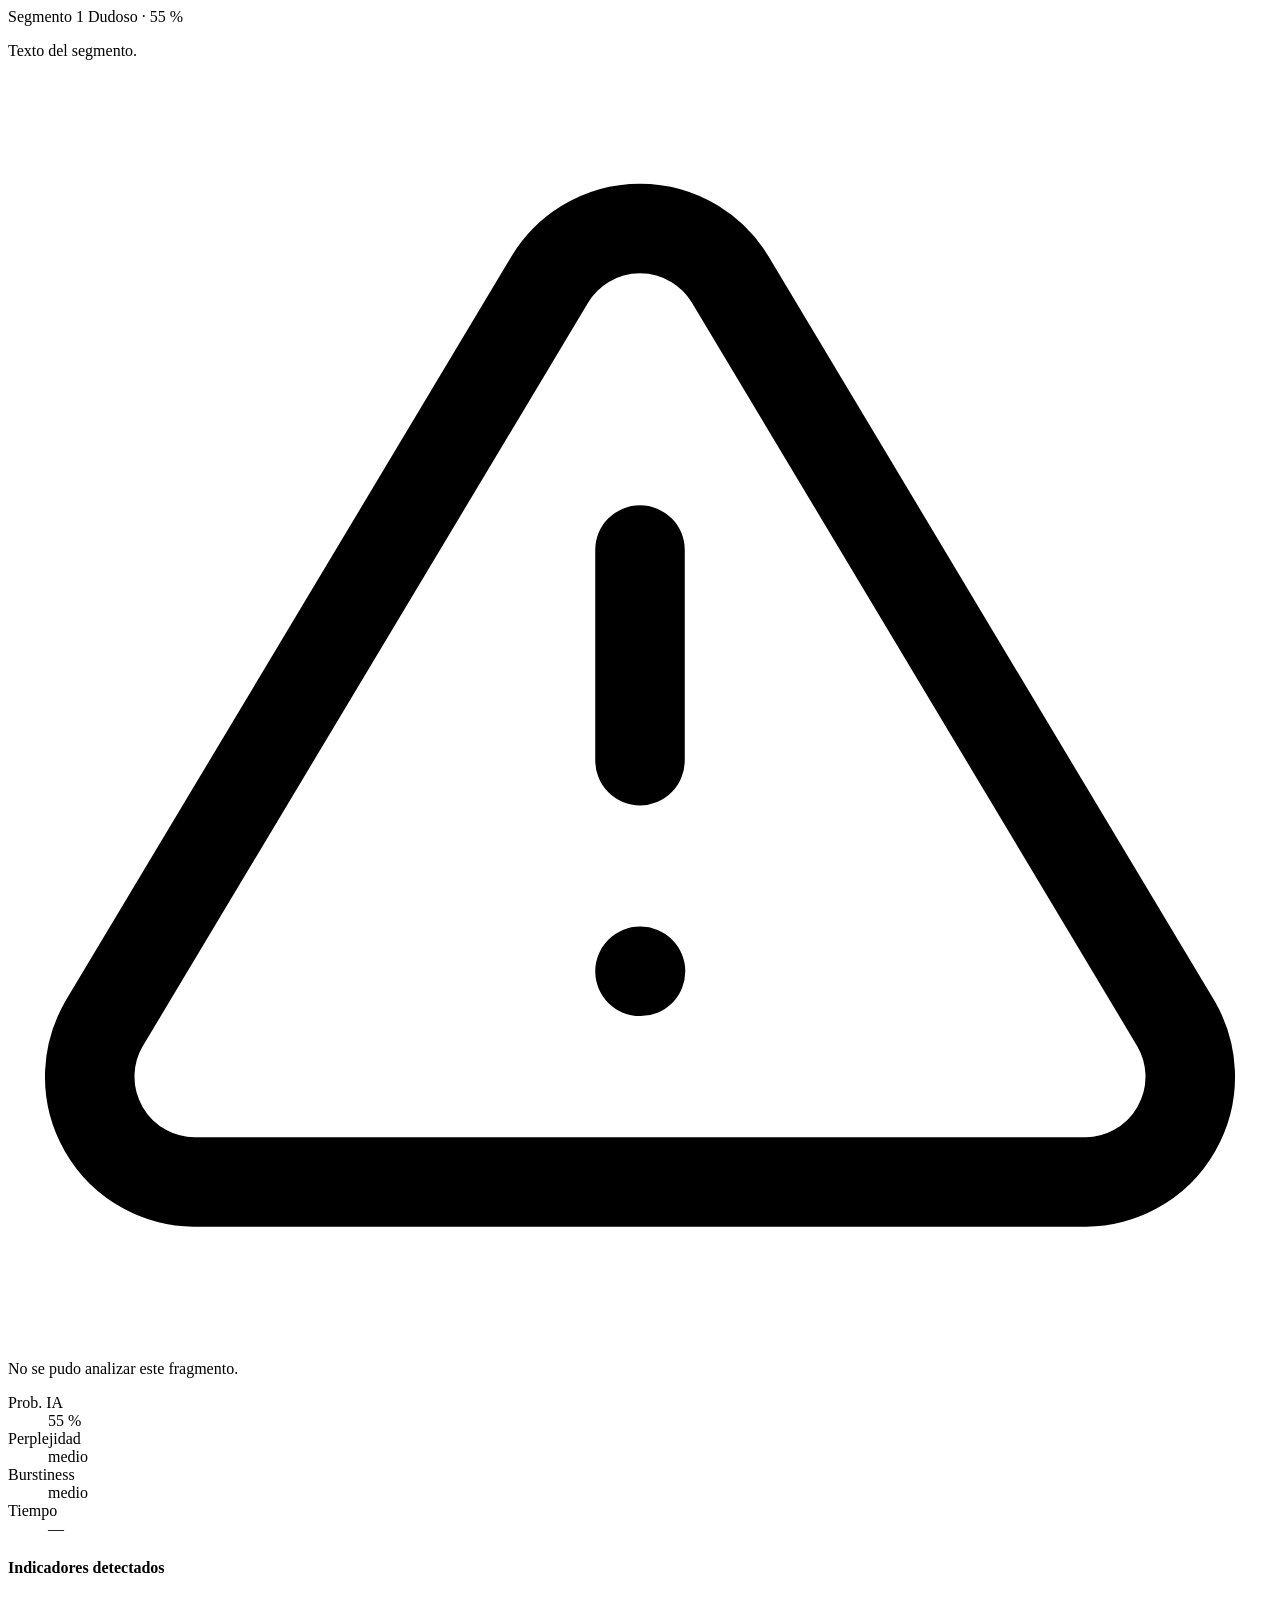
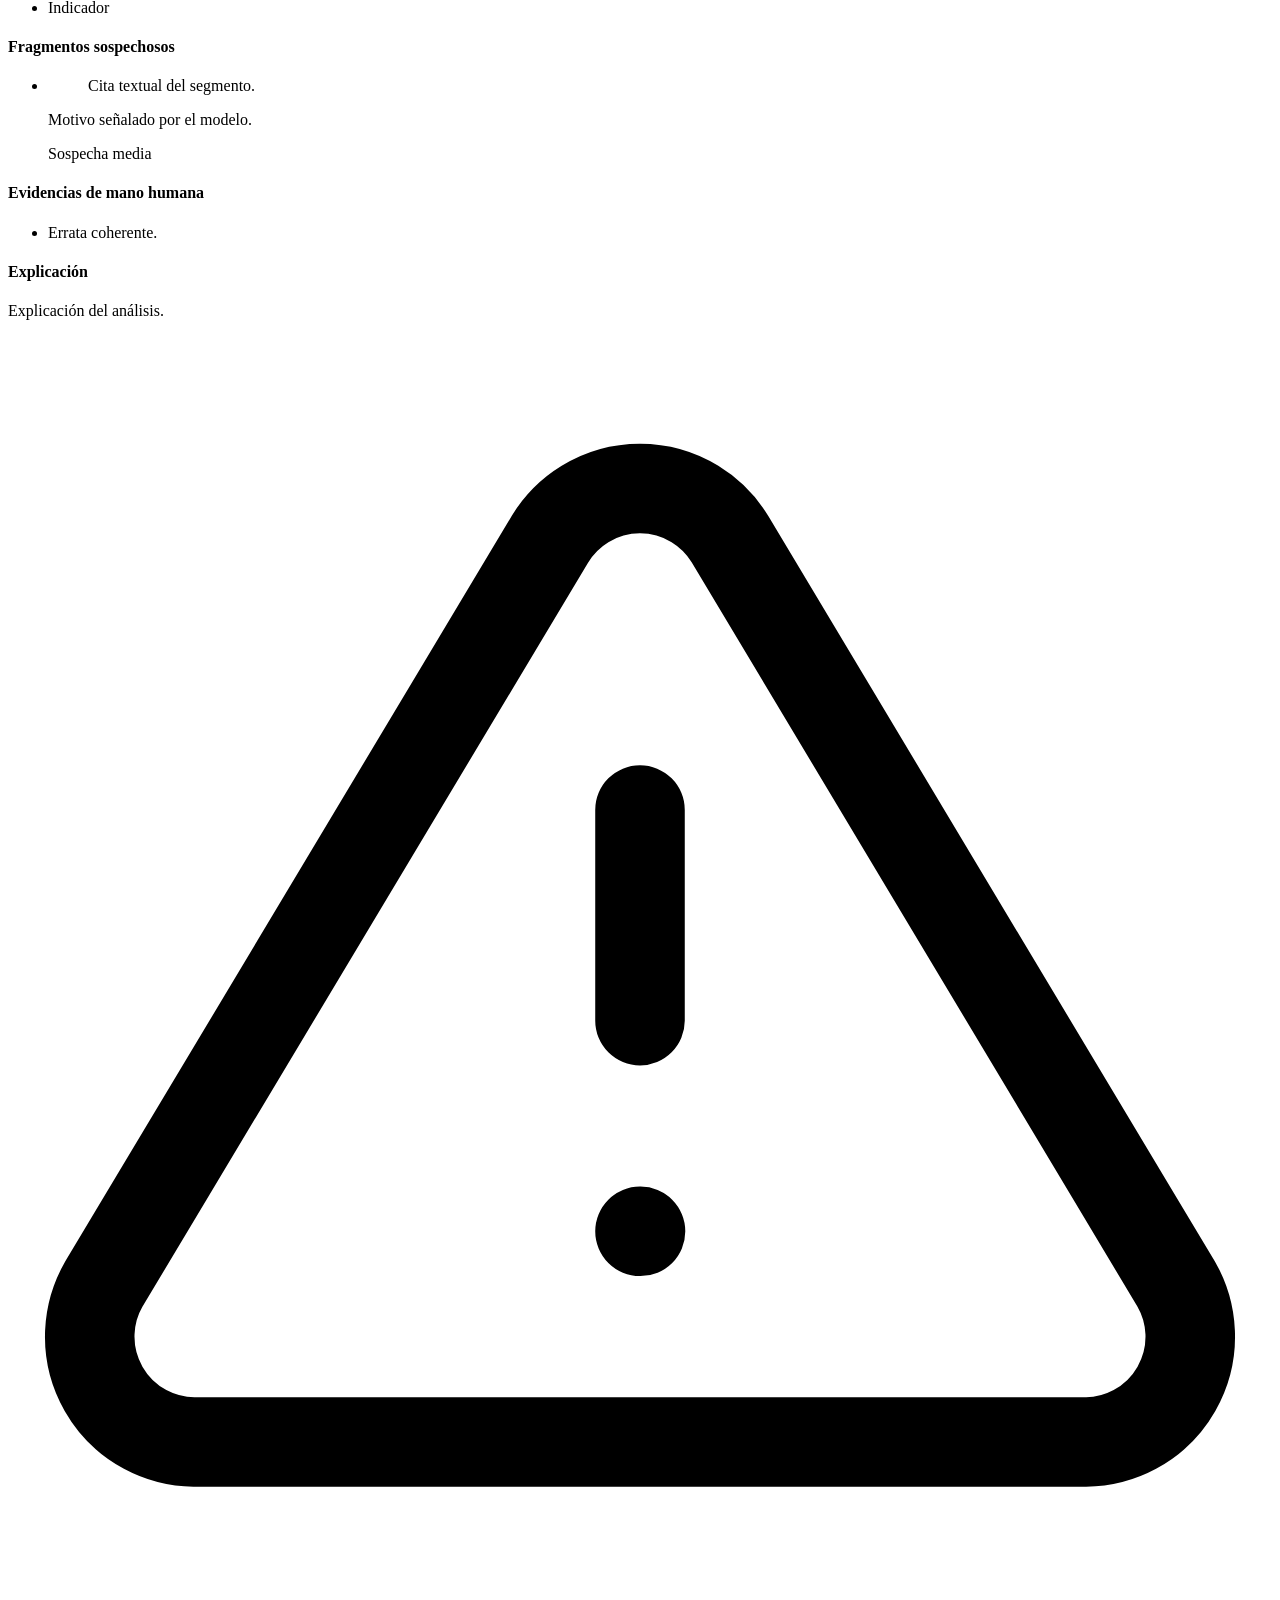
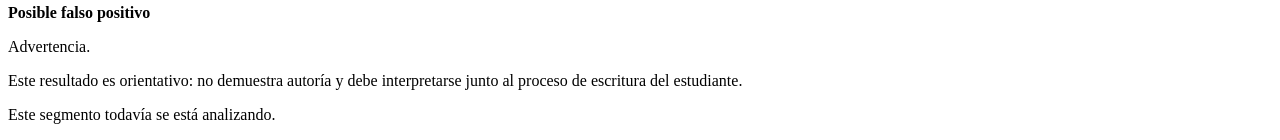
<file: src/main/resources/templates/fragments/segment-detail.html>
<!DOCTYPE html>
<html lang="es" xmlns:th="http://www.thymeleaf.org">
<body>

<!--
    Detalle de un segmento. Se usa en dos contextos:
      · dentro de la lista expandible de resultados (variable 'segment' del bucle)
      · como respuesta HTMX al pulsar un párrafo, donde el controlador envía 'segment' en el modelo
-->
<article th:fragment="detail" class="segment-detail">

    <header class="segment-detail__head">
        <span class="segment-detail__label" th:text="${segment.label}">Segmento 1</span>
        <span class="badge" th:classappend="${segment.cssClass}"
              th:text="${segment.categoryLabel} + ' · ' + ${segment.scoreLabel}">Dudoso · 55 %</span>
    </header>

    <p class="segment-detail__text" th:text="${segment.text}">Texto del segmento.</p>

    <!-- Segmento que no pudo analizarse -->
    <div class="alert alert--warning" th:if="${segment.hasError()}">
        <svg class="icon" viewBox="0 0 24 24" fill="none" stroke="currentColor" stroke-width="1.7"
             stroke-linecap="round" stroke-linejoin="round" aria-hidden="true">
            <path d="M10.29 3.86L1.82 18a2 2 0 001.71 3h16.94a2 2 0 001.71-3L13.71 3.86a2 2 0 00-3.42 0z"/>
            <path d="M12 9v4M12 17h.01"/>
        </svg>
        <p th:text="${segment.errorMessage}">No se pudo analizar este fragmento.</p>
    </div>

    <!-- Resultado disponible -->
    <th:block th:if="${segment.completed}">
        <dl class="metric-grid">
            <div>
                <dt>Prob. IA</dt>
                <dd th:text="${segment.scoreValue} + ' %'">55 %</dd>
            </div>
            <div>
                <dt>Perplejidad</dt>
                <dd th:text="${segment.perplexityLabel}">medio</dd>
            </div>
            <div>
                <dt>Burstiness</dt>
                <dd th:text="${segment.burstinessLabel}">medio</dd>
            </div>
            <div>
                <dt>Tiempo</dt>
                <dd th:text="${segment.formattedDuration != ''} ? ${segment.formattedDuration} : '—'">—</dd>
            </div>
        </dl>

        <div class="segment-detail__block" th:if="${segment.hasIndicators()}">
            <h4 class="segment-detail__subtitle">Indicadores detectados</h4>
            <ul class="tag-list">
                <li th:each="indicator : ${segment.indicators}" th:text="${indicator}">Indicador</li>
            </ul>
        </div>

        <div class="segment-detail__block" th:if="${segment.hasSuspiciousFragments()}">
            <h4 class="segment-detail__subtitle">Fragmentos sospechosos</h4>
            <ul class="fragment-list">
                <li class="fragment" th:each="fragment : ${segment.suspiciousFragments}">
                    <blockquote class="fragment__quote" th:text="${fragment.text}">Cita textual del segmento.</blockquote>
                    <p class="fragment__reason" th:text="${fragment.reason}">Motivo señalado por el modelo.</p>
                    <p class="fragment__meta">
                        <span class="badge badge--sm" th:classappend="${fragment.levelCssClass}"
                              th:text="${fragment.levelLabel}">Sospecha media</span>
                    </p>
                </li>
            </ul>
        </div>

        <div class="segment-detail__block" th:if="${segment.hasHumanEvidence()}">
            <h4 class="segment-detail__subtitle">Evidencias de mano humana</h4>
            <ul class="tag-list tag-list--human">
                <li th:each="evidence : ${segment.humanEvidence}" th:text="${evidence}">Errata coherente.</li>
            </ul>
        </div>

        <div class="segment-detail__block">
            <h4 class="segment-detail__subtitle">Explicación</h4>
            <p th:text="${segment.explanation}">Explicación del análisis.</p>
        </div>

        <div class="alert alert--warning" th:if="${segment.hasFalsePositiveWarning()}">
            <svg class="icon" viewBox="0 0 24 24" fill="none" stroke="currentColor" stroke-width="1.7"
                 stroke-linecap="round" stroke-linejoin="round" aria-hidden="true">
                <path d="M10.29 3.86L1.82 18a2 2 0 001.71 3h16.94a2 2 0 001.71-3L13.71 3.86a2 2 0 00-3.42 0z"/>
                <path d="M12 9v4M12 17h.01"/>
            </svg>
            <div>
                <strong>Posible falso positivo</strong>
                <p th:text="${segment.falsePositiveWarning}">Advertencia.</p>
            </div>
        </div>

        <p class="muted small">
            Este resultado es orientativo: no demuestra autoría y debe interpretarse junto al
            proceso de escritura del estudiante.
        </p>
    </th:block>

    <!-- Segmento aún en proceso -->
    <p class="muted" th:if="${segment.pending}">
        <span class="spinner spinner--sm" aria-hidden="true"></span>
        Este segmento todavía se está analizando.
    </p>
</article>

</body>
</html>
</file>
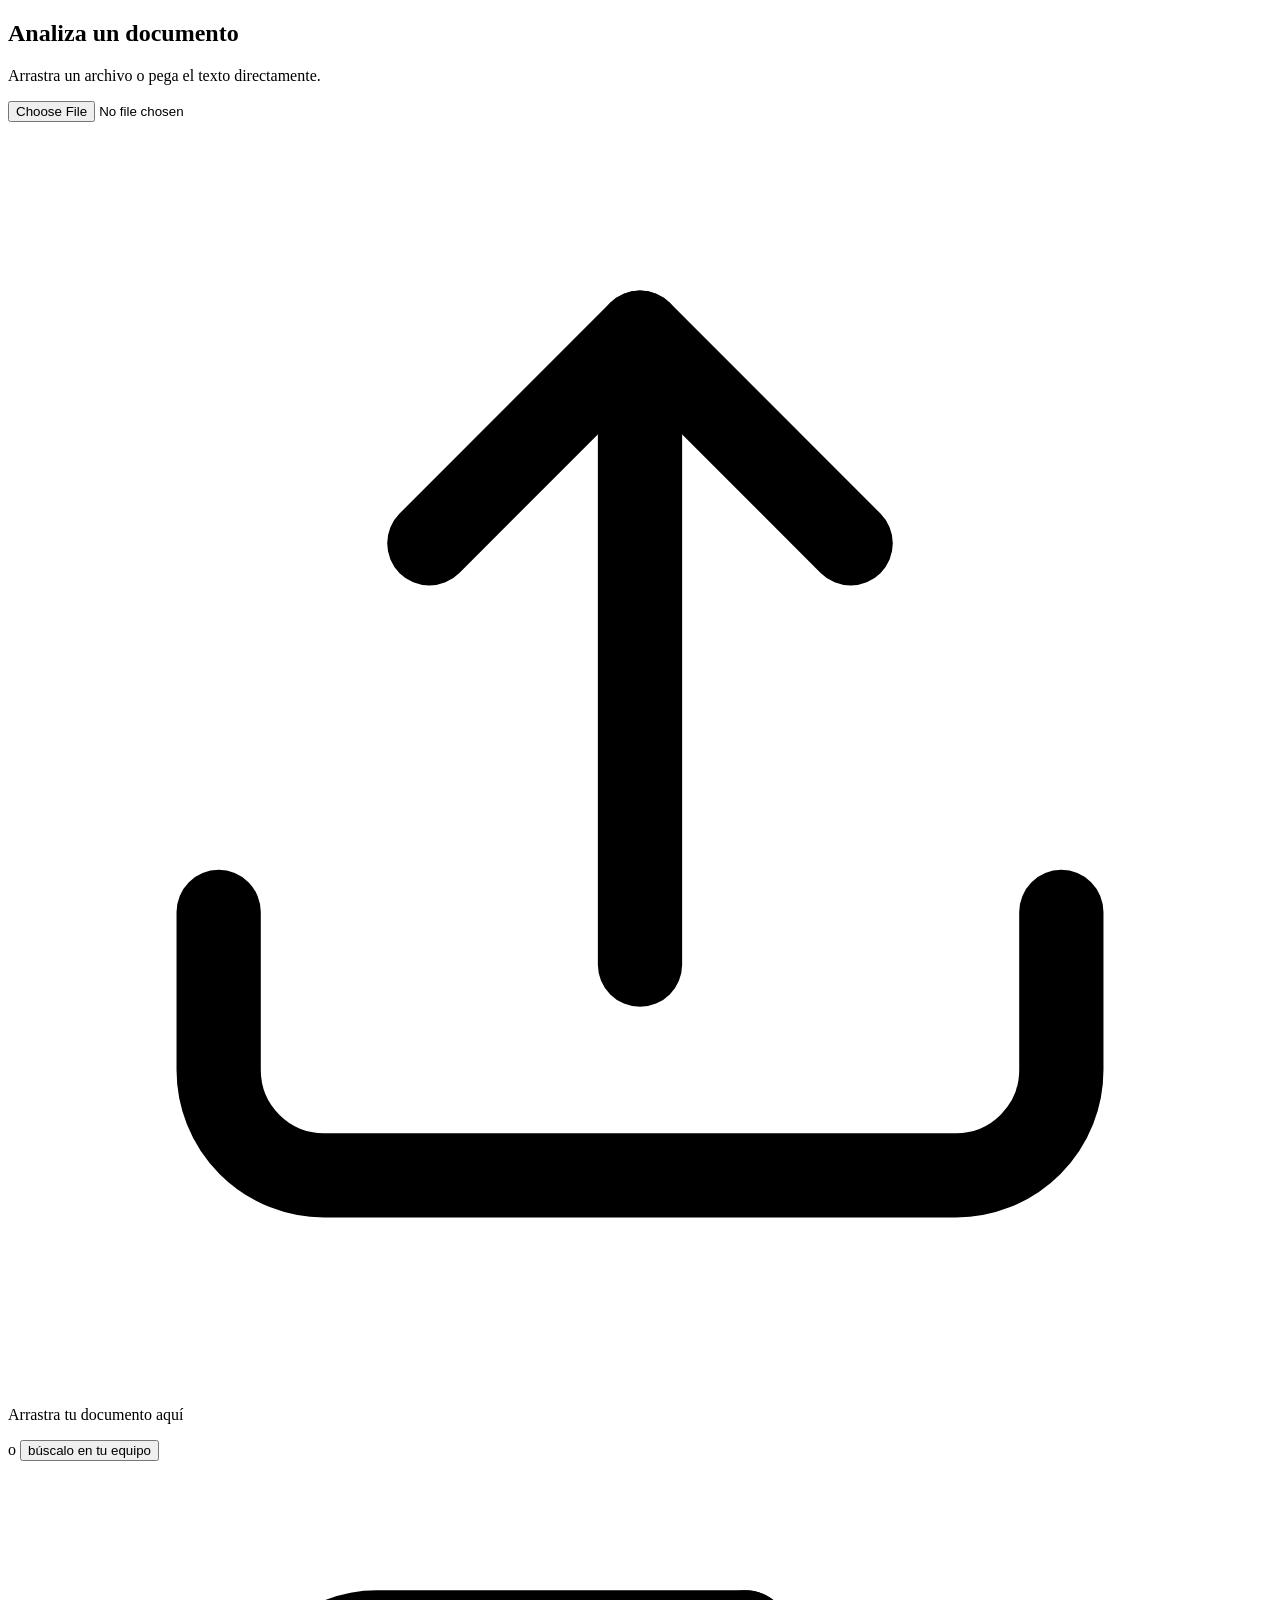
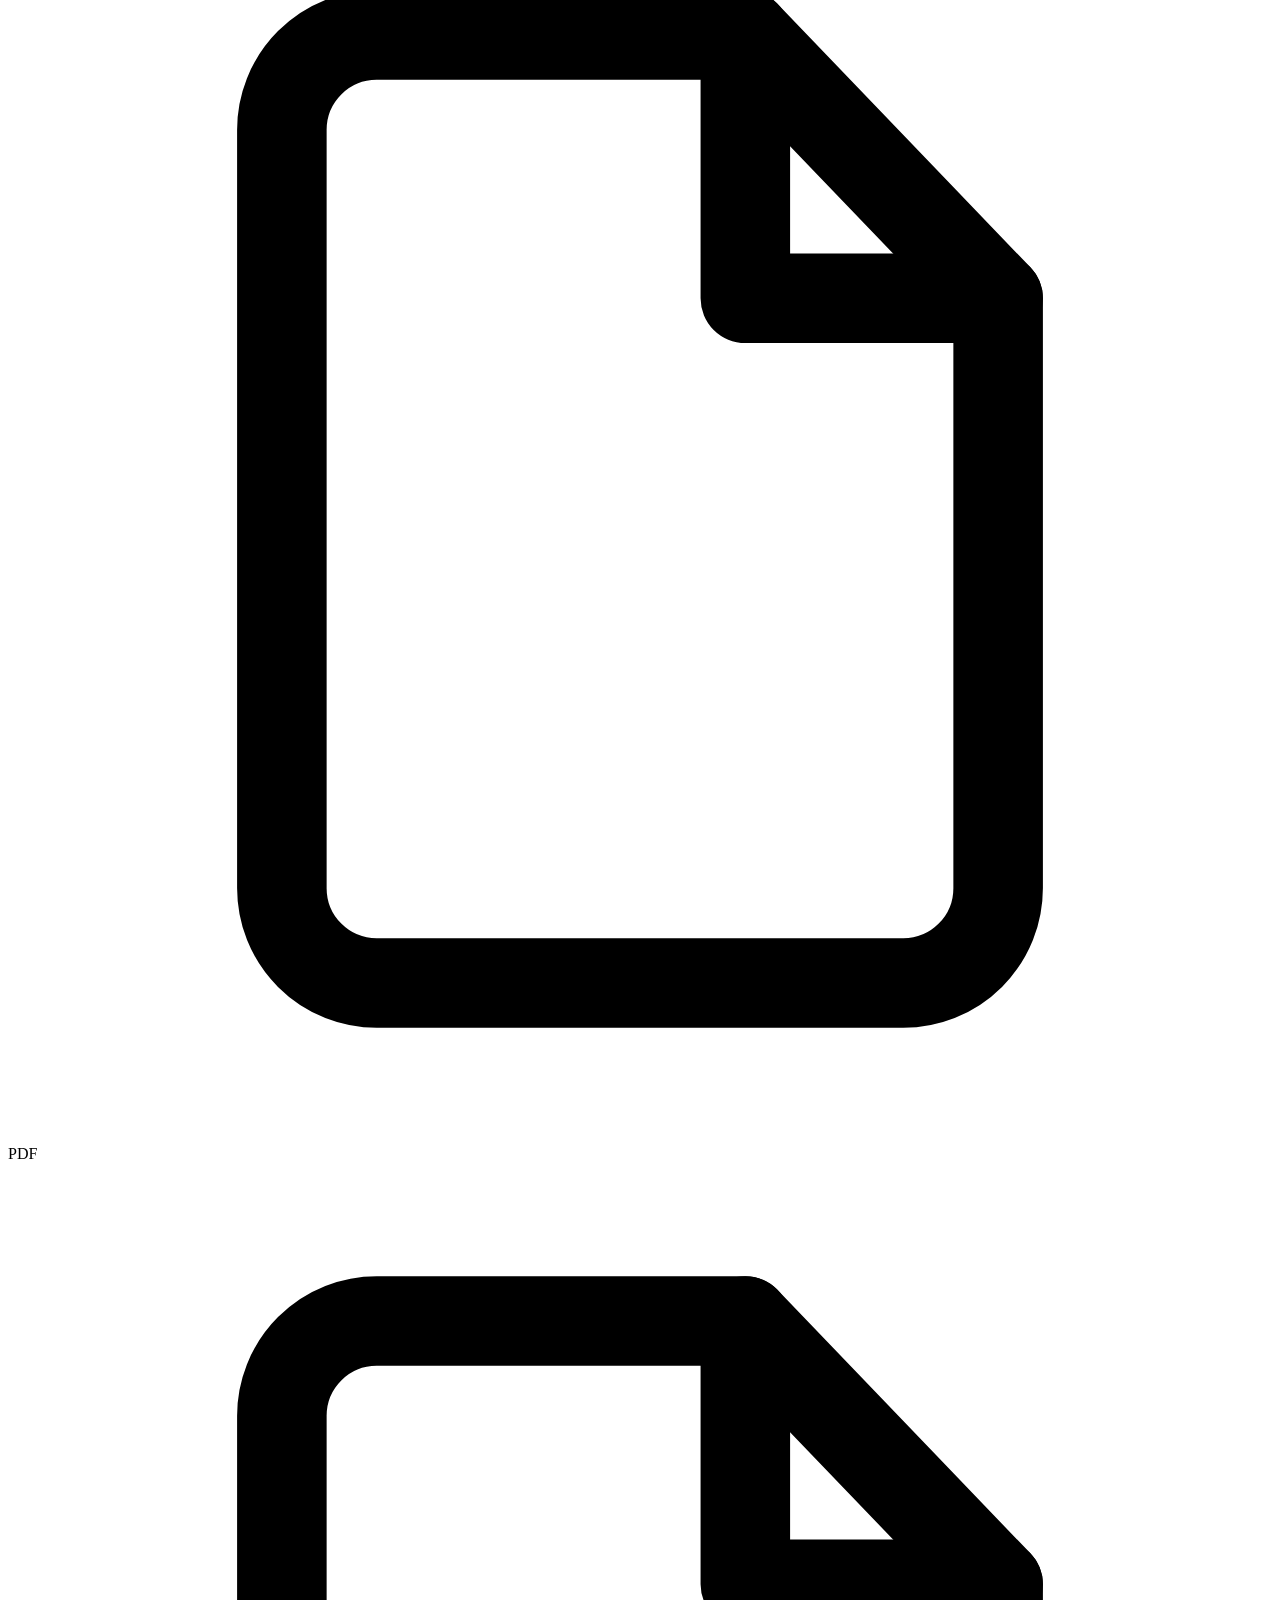
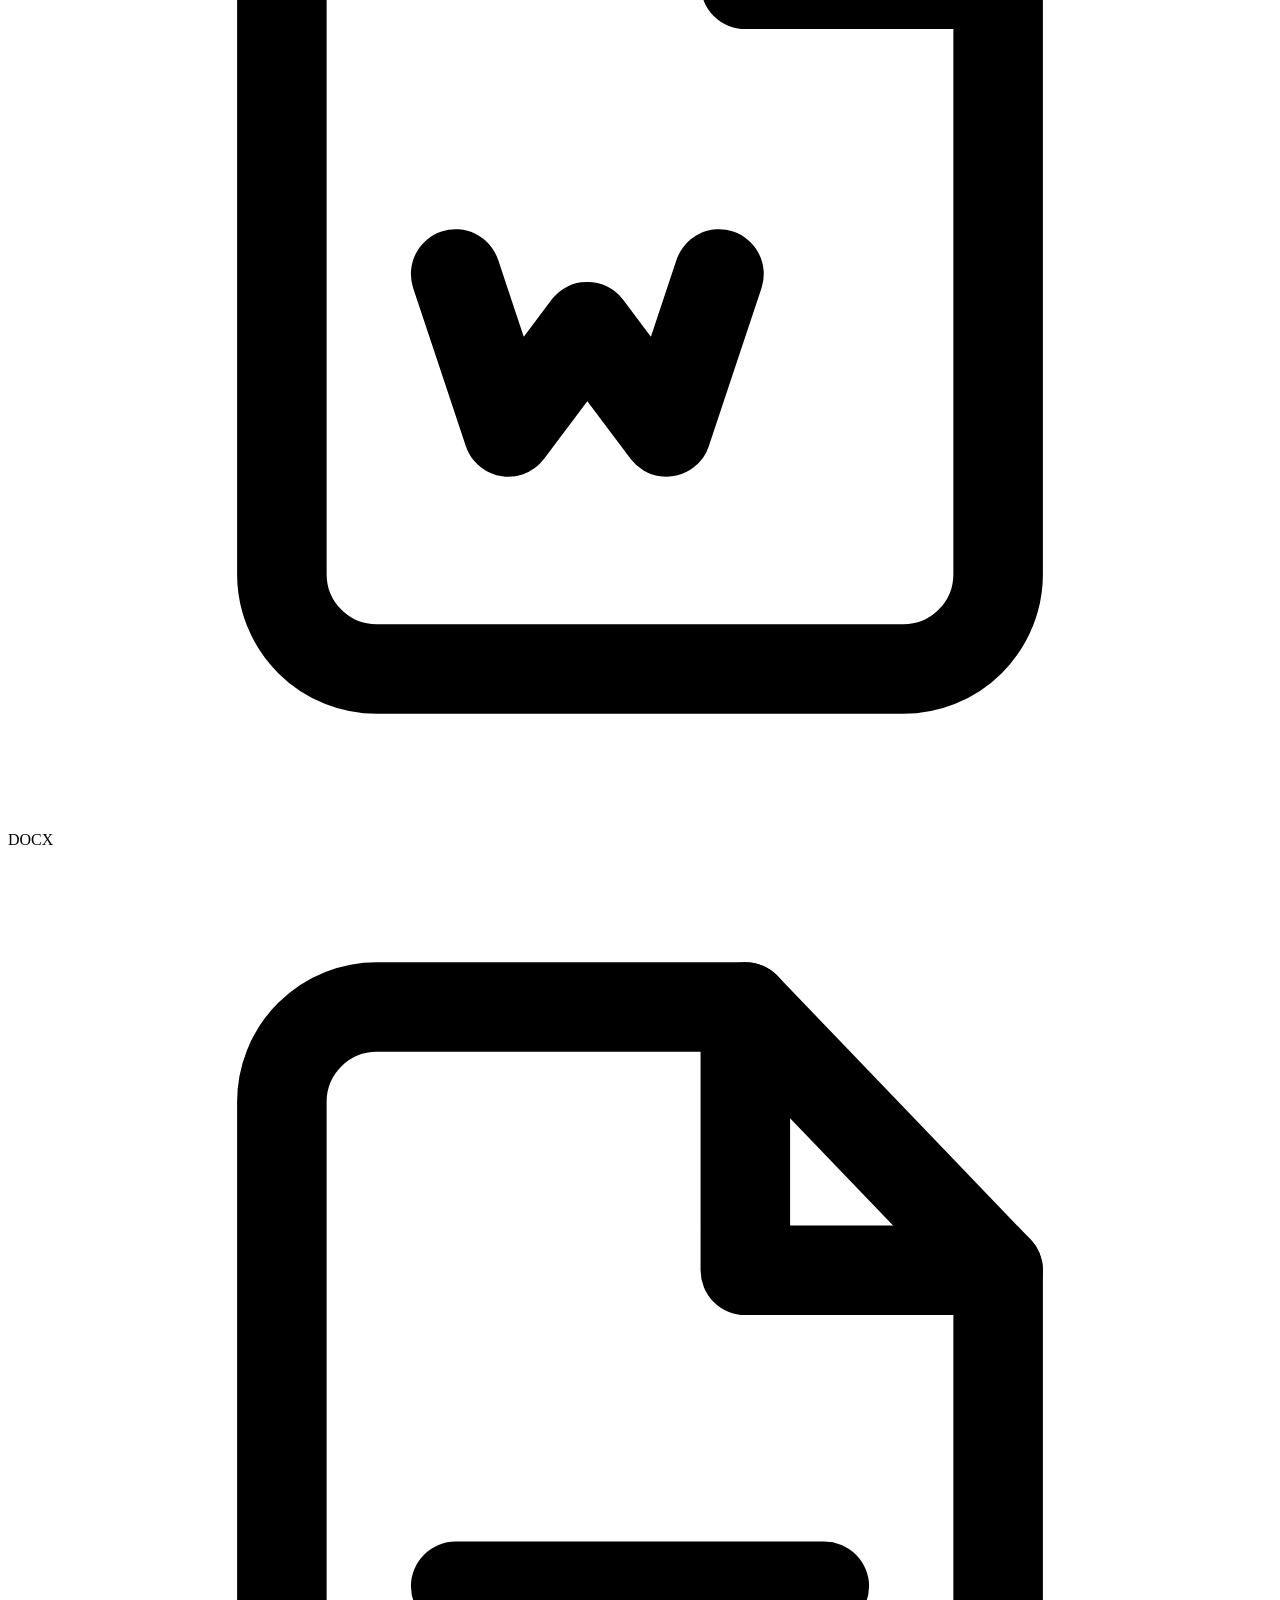
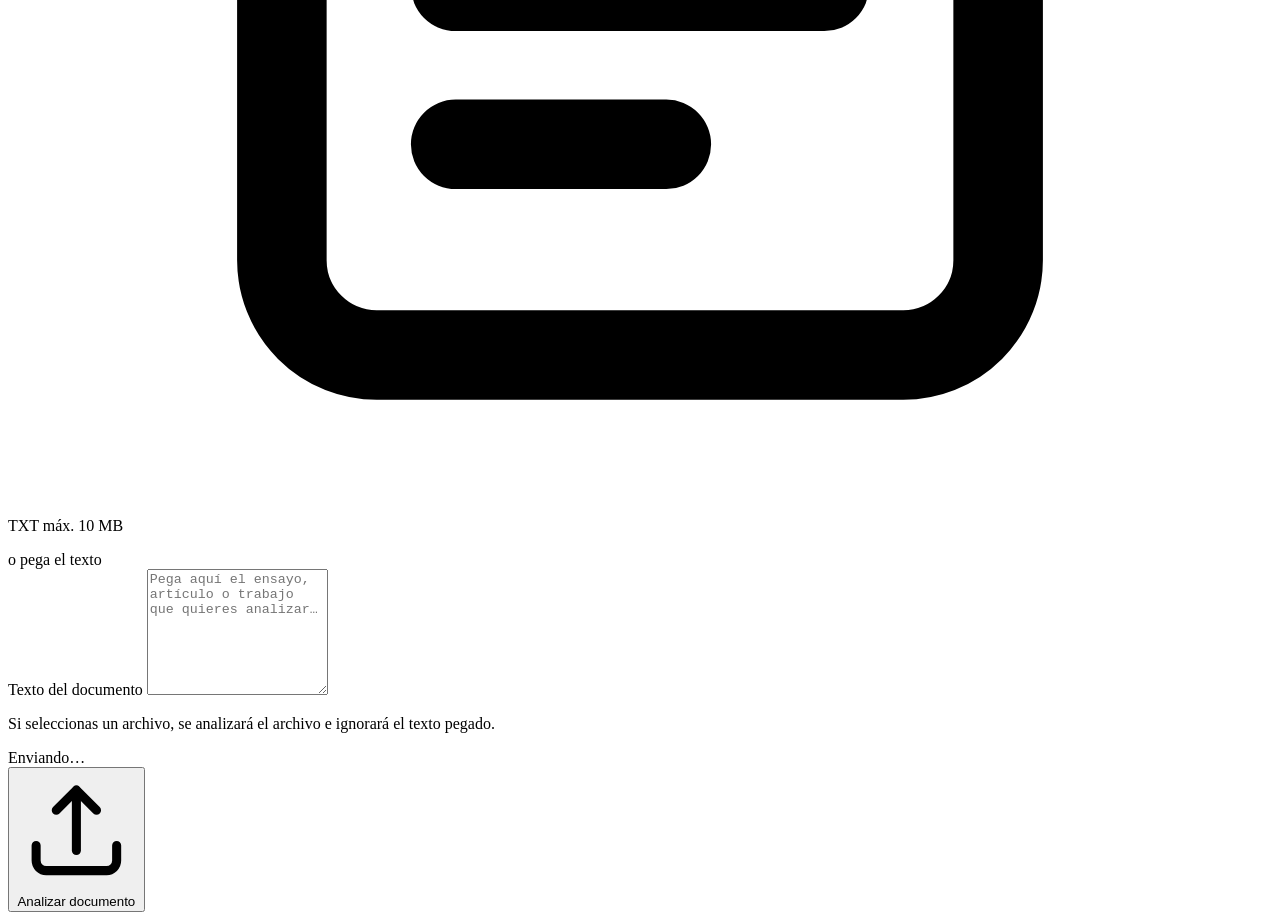
<file: src/main/resources/templates/fragments/upload-form.html>
<!DOCTYPE html>
<html lang="es" xmlns:th="http://www.thymeleaf.org">
<body>

<!--
    Formulario de carga. Se envía por HTMX a /analysis/analyze y su respuesta (el indicador de
    progreso) se inserta en #analysis-slot. Las URLs se generan con th:attr para que respeten
    el context-path de la aplicación.
-->
<form th:fragment="form" id="analysis-form" class="card upload-form"
      method="post" th:action="@{/analysis/analyze}" enctype="multipart/form-data"
      th:attr="hx-post=@{/analysis/analyze}"
      hx-target="#analysis-slot"
      hx-swap="innerHTML"
      hx-encoding="multipart/form-data"
      hx-indicator="#global-indicator"
      hx-disabled-elt="find button[type='submit']">

    <h2 class="card__title">Analiza un documento</h2>
    <p class="card__subtitle">Arrastra un archivo o pega el texto directamente.</p>

    <!-- Zona de arrastrar y soltar -->
    <div class="dropzone" id="dropzone">
        <input class="dropzone__input" type="file" id="file-input" name="file"
               accept=".pdf,.docx,.txt,application/pdf,application/vnd.openxmlformats-officedocument.wordprocessingml.document,text/plain">

        <div class="dropzone__inner" id="dropzone-inner">
            <svg class="dropzone__icon" viewBox="0 0 24 24" fill="none" stroke="currentColor"
                 stroke-width="1.6" stroke-linecap="round" stroke-linejoin="round" aria-hidden="true">
                <path d="M12 16V4"/>
                <path d="M8 8l4-4 4 4"/>
                <path d="M4 15v3a2 2 0 002 2h12a2 2 0 002-2v-3"/>
            </svg>
            <p class="dropzone__title">Arrastra tu documento aquí</p>
            <p class="dropzone__hint">
                o <button type="button" class="link-button" id="browse-button">búscalo en tu equipo</button>
            </p>
            <p class="dropzone__formats">
                <span class="chip">
                    <svg class="icon icon--pdf" viewBox="0 0 24 24" fill="none" stroke="currentColor"
                         stroke-width="1.7" stroke-linecap="round" stroke-linejoin="round" aria-hidden="true">
                        <path d="M14 3H7a1.8 1.8 0 00-1.8 1.8v14.4A1.8 1.8 0 007 21h10a1.8 1.8 0 001.8-1.8V8z"/>
                        <path d="M14 3v5h4.8"/>
                    </svg>
                    PDF
                </span>
                <span class="chip">
                    <svg class="icon icon--docx" viewBox="0 0 24 24" fill="none" stroke="currentColor"
                         stroke-width="1.7" stroke-linecap="round" stroke-linejoin="round" aria-hidden="true">
                        <path d="M14 3H7a1.8 1.8 0 00-1.8 1.8v14.4A1.8 1.8 0 007 21h10a1.8 1.8 0 001.8-1.8V8z"/>
                        <path d="M14 3v5h4.8"/>
                        <path d="M8.5 13.5l1 3 1.5-2 1.5 2 1-3"/>
                    </svg>
                    DOCX
                </span>
                <span class="chip">
                    <svg class="icon icon--txt" viewBox="0 0 24 24" fill="none" stroke="currentColor"
                         stroke-width="1.7" stroke-linecap="round" stroke-linejoin="round" aria-hidden="true">
                        <path d="M14 3H7a1.8 1.8 0 00-1.8 1.8v14.4A1.8 1.8 0 007 21h10a1.8 1.8 0 001.8-1.8V8z"/>
                        <path d="M14 3v5h4.8"/>
                        <path d="M8.5 14h7M8.5 17h4"/>
                    </svg>
                    TXT
                </span>
                <span class="chip chip--muted">máx. 10 MB</span>
            </p>
        </div>

        <!-- Archivo seleccionado -->
        <div class="dropzone__preview" id="file-preview" hidden>
            <svg class="icon" viewBox="0 0 24 24" fill="none" stroke="currentColor" stroke-width="1.7"
                 stroke-linecap="round" stroke-linejoin="round" aria-hidden="true">
                <path d="M14 3H7a1.8 1.8 0 00-1.8 1.8v14.4A1.8 1.8 0 007 21h10a1.8 1.8 0 001.8-1.8V8z"/>
                <path d="M14 3v5h4.8"/>
            </svg>
            <span class="dropzone__preview-text">
                <strong id="file-preview-name">documento.pdf</strong>
                <span class="muted small" id="file-preview-size"></span>
            </span>
            <button type="button" class="icon-button" id="file-clear" aria-label="Quitar el archivo">
                <svg viewBox="0 0 24 24" fill="none" stroke="currentColor" stroke-width="2"
                     stroke-linecap="round" aria-hidden="true">
                    <path d="M6 6l12 12M18 6L6 18"/>
                </svg>
            </button>
        </div>
    </div>
    <p class="field-error" id="dropzone-error" hidden role="alert"></p>

    <div class="separator"><span>o pega el texto</span></div>

    <label class="field-label" for="text-input">Texto del documento</label>
    <textarea class="textarea" id="text-input" name="text" rows="8"
              placeholder="Pega aquí el ensayo, artículo o trabajo que quieres analizar…"></textarea>
    <p class="field-hint">Si seleccionas un archivo, se analizará el archivo e ignorará el texto pegado.</p>

    <!--
        Verificación anti-bots (Cloudflare Turnstile). Solo se pinta si hay claves configuradas
        (textorigin.captcha.*); Turnstile inyecta aquí el campo oculto cf-turnstile-response,
        que viaja en el FormData del POST. El servidor lo verifica en CaptchaService y
        /js/captcha.js se encarga del aviso previo y de renovar el token de un solo uso.
    -->
    <div class="captcha-field" th:if="${captchaEnabled}">
        <div class="cf-turnstile" th:attr="data-sitekey=${captchaSiteKey}"
             data-language="es" data-theme="light" data-size="flexible"></div>
    </div>
    <p class="field-error" id="captcha-error" th:if="${captchaEnabled}" hidden role="alert">
        Marca la casilla de verificación para confirmar que no eres un robot.
    </p>

    <div class="form-actions">
        <div id="global-indicator" class="htmx-indicator inline-loading">
            <span class="spinner spinner--sm" aria-hidden="true"></span>
            Enviando…
        </div>
        <button type="submit" class="btn btn--primary">
            <svg viewBox="0 0 24 24" fill="none" stroke="currentColor" stroke-width="1.8"
                 stroke-linecap="round" stroke-linejoin="round" aria-hidden="true">
                <path d="M12 16V4"/>
                <path d="M8 8l4-4 4 4"/>
                <path d="M4 15v3a2 2 0 002 2h12a2 2 0 002-2v-3"/>
            </svg>
            Analizar documento
        </button>
    </div>
</form>

</body>
</html>
</file>
